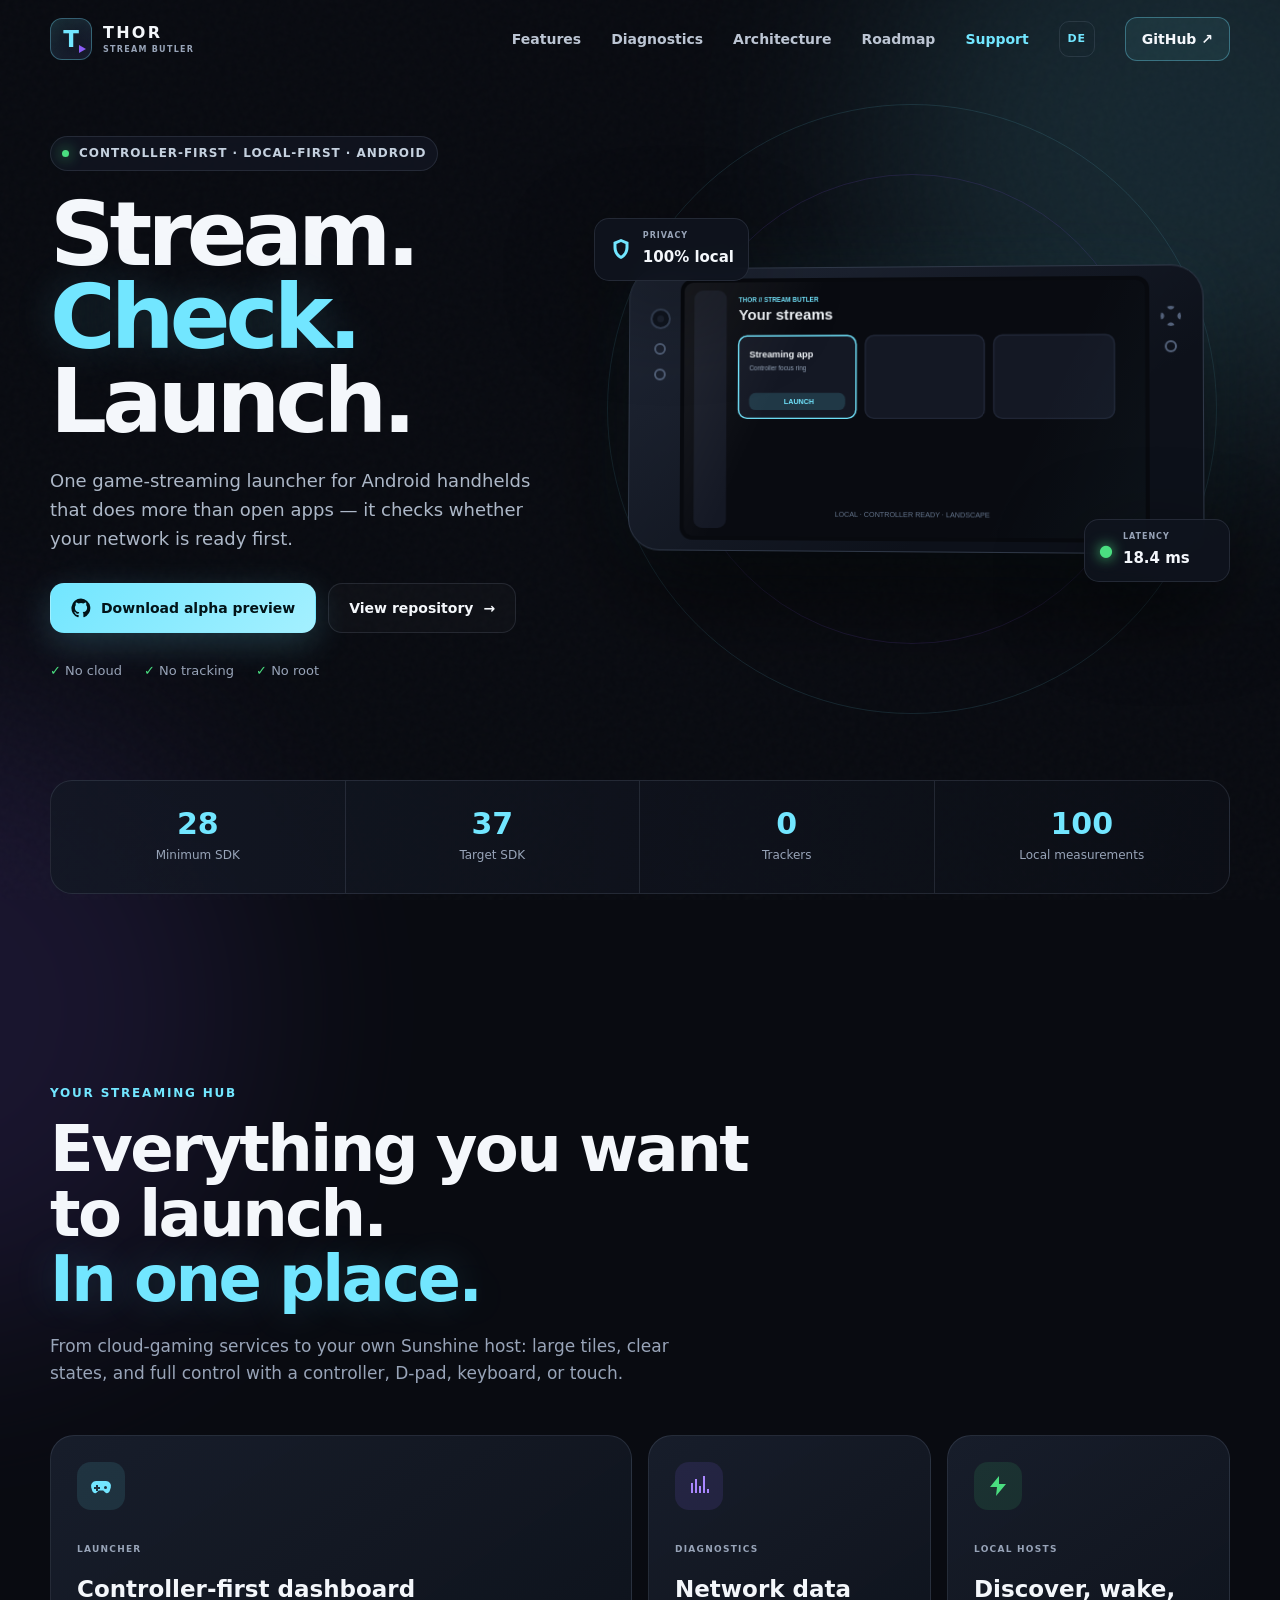
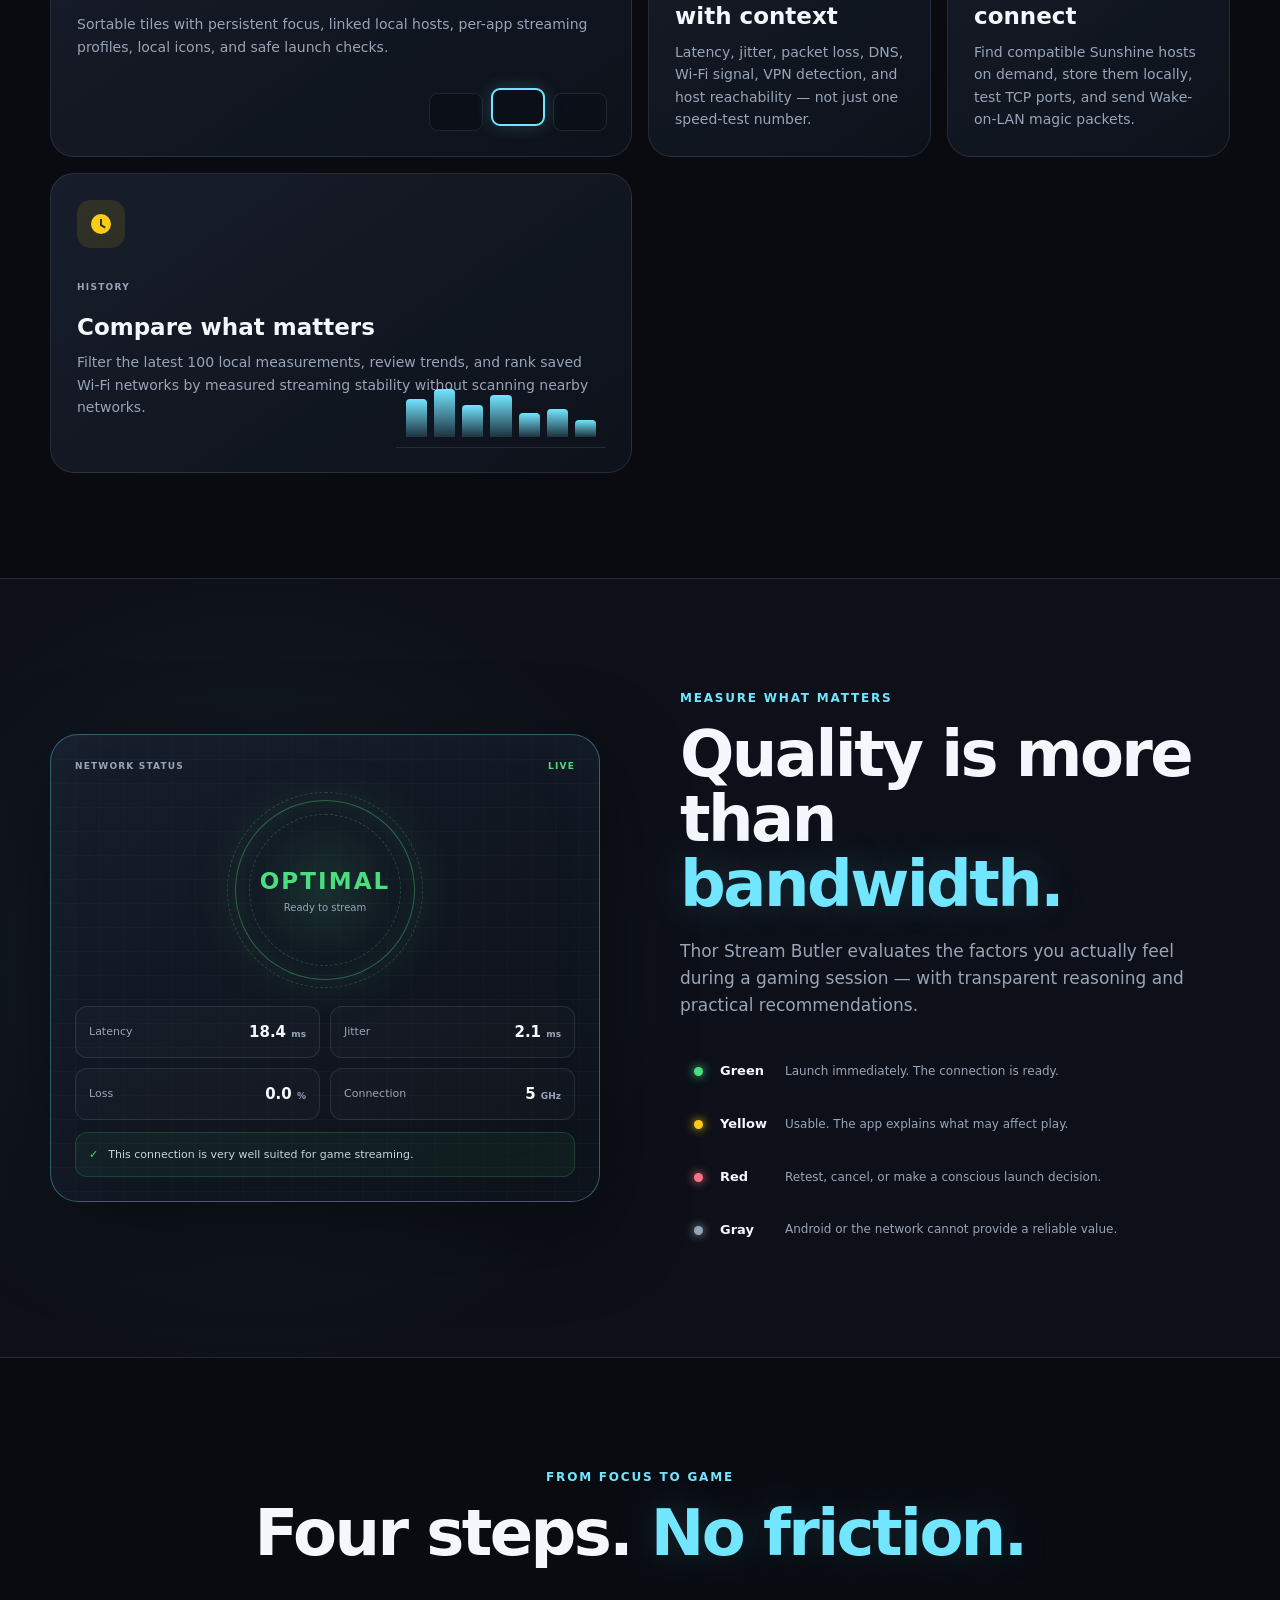
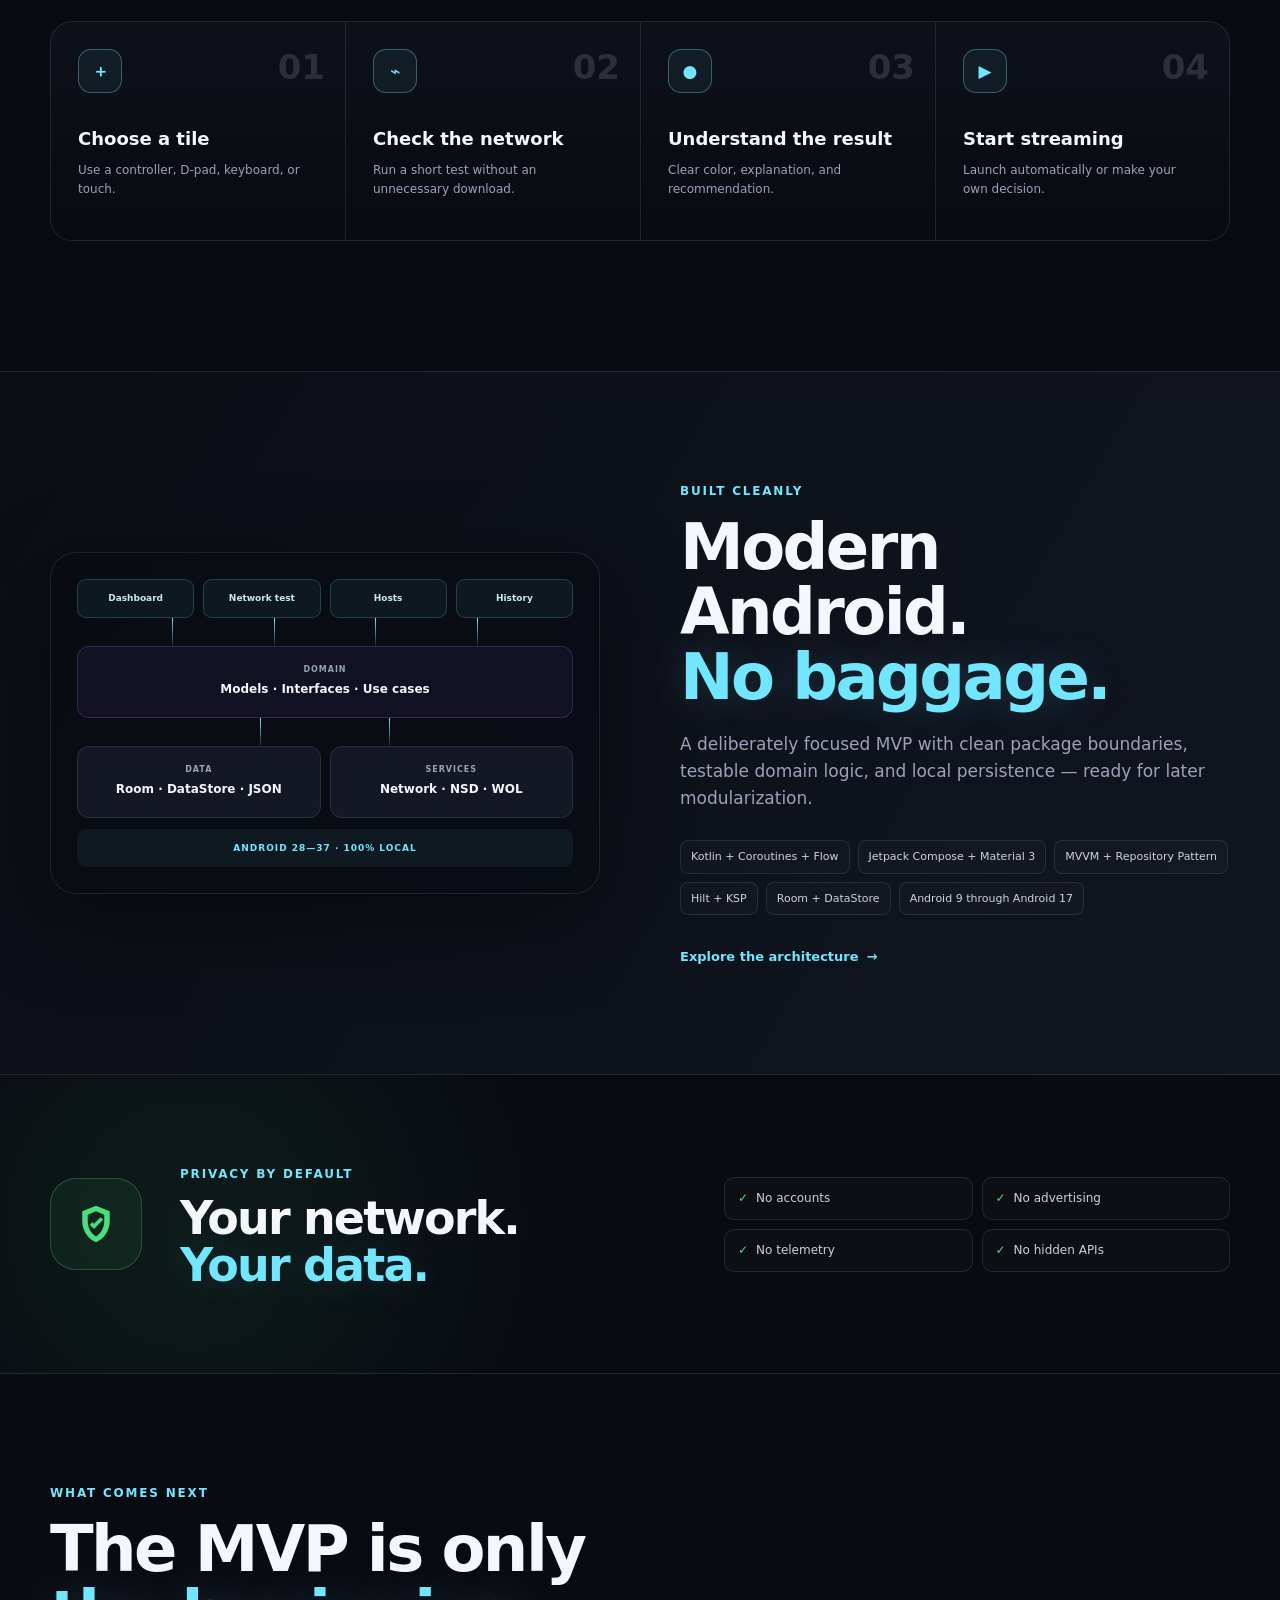
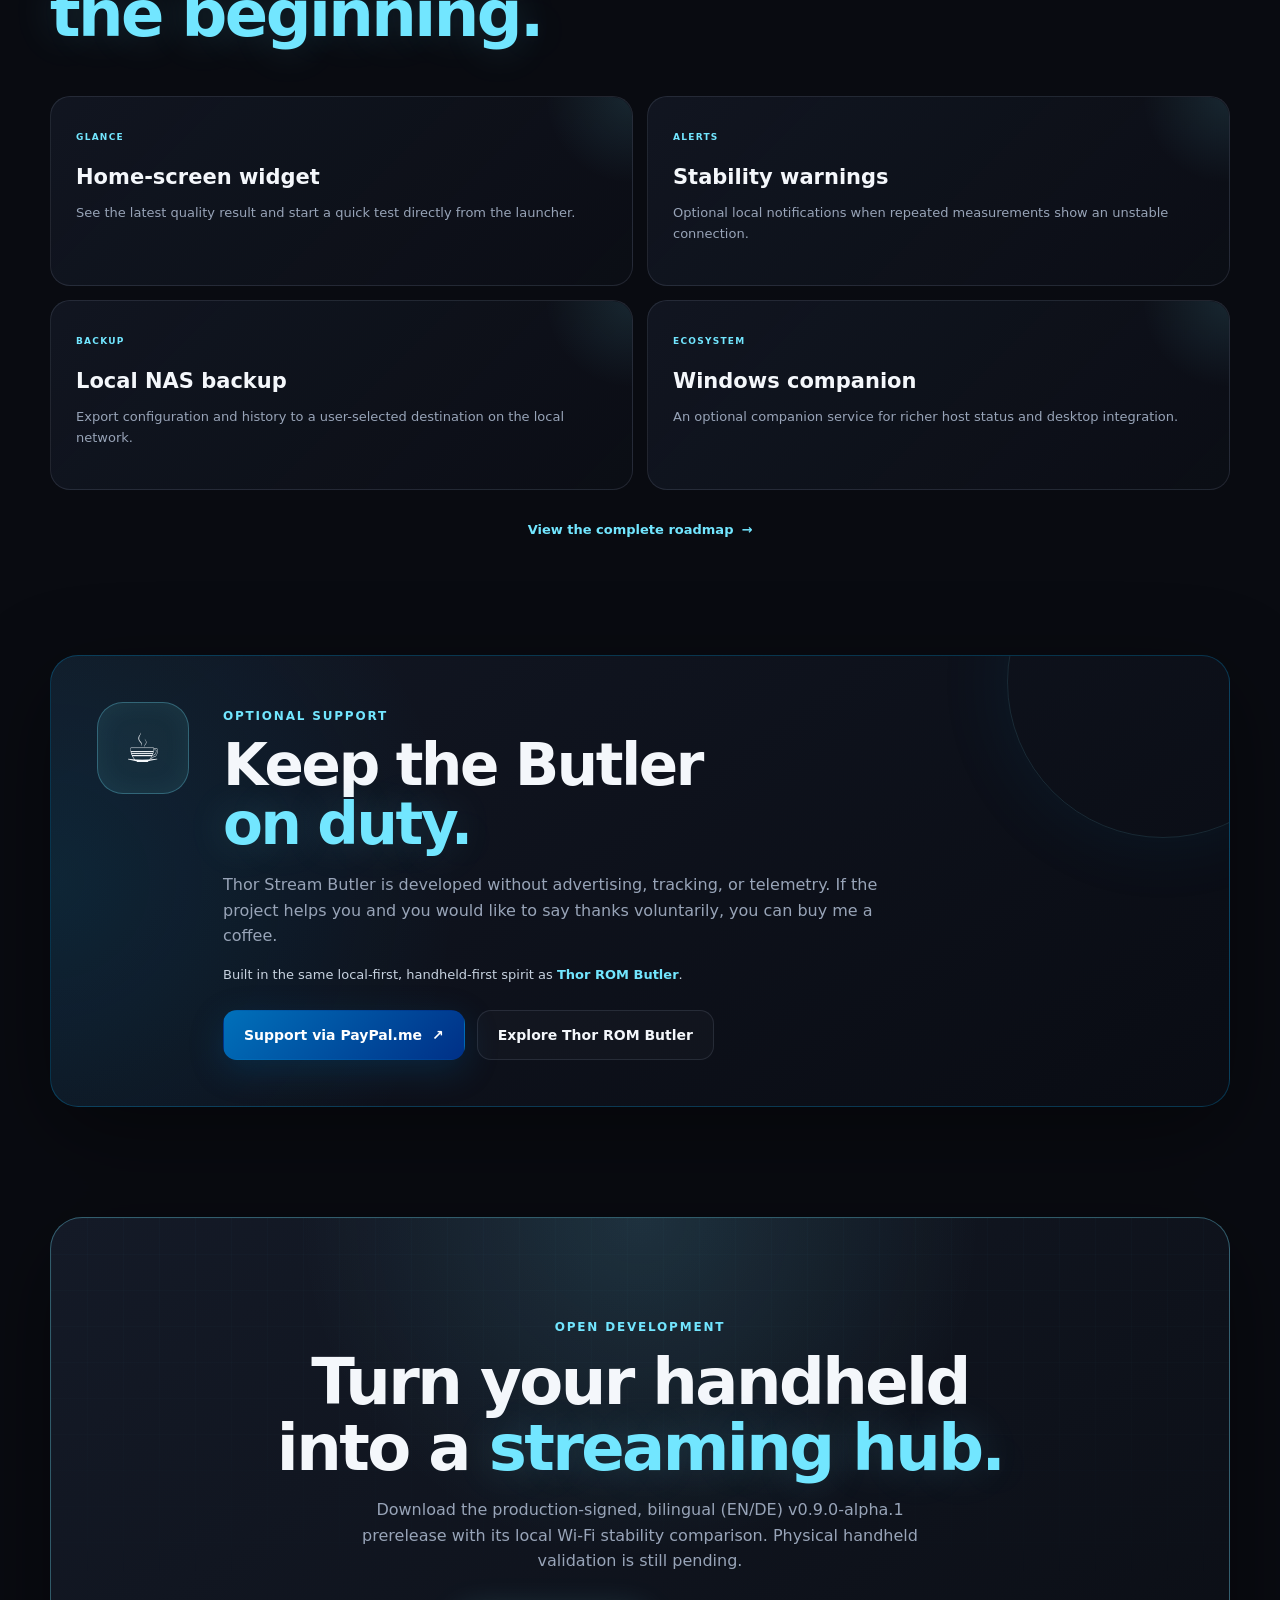
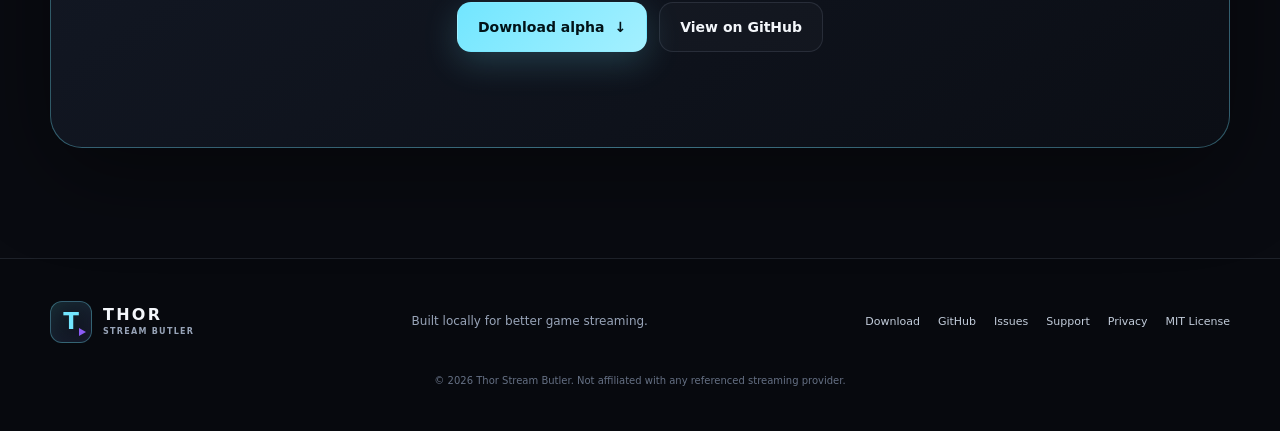
<file: docs/index.html>
<!doctype html>
<html lang="en">
<head>
  <meta charset="utf-8">
  <meta name="viewport" content="width=device-width, initial-scale=1">
  <meta name="theme-color" content="#090b11">
  <meta name="color-scheme" content="dark">
  <meta name="description" content="Thor Stream Butler brings game-streaming apps together on Android handhelds and checks network quality before launch.">
  <meta name="keywords" content="Android, gaming handheld, streaming launcher, Moonlight, Sunshine, Remote Play, Kotlin, Jetpack Compose">
  <meta name="author" content="Thor Stream Butler Contributors">
  <meta property="og:type" content="website">
  <meta property="og:locale" content="en_US">
  <meta property="og:title" content="Thor Stream Butler — Stream. Check. Launch.">
  <meta property="og:description" content="The local, controller-first game-streaming launcher for Android handhelds.">
  <meta property="og:url" content="https://strugglechen1337.github.io/thor-stream-butler/">
  <meta property="og:image" content="https://strugglechen1337.github.io/thor-stream-butler/screenshots/dashboard-landscape.svg">
  <meta name="twitter:card" content="summary_large_image">
  <link rel="canonical" href="https://strugglechen1337.github.io/thor-stream-butler/">
  <link rel="alternate" hreflang="en" href="https://strugglechen1337.github.io/thor-stream-butler/">
  <link rel="alternate" hreflang="de" href="https://strugglechen1337.github.io/thor-stream-butler/de/">
  <link rel="alternate" hreflang="x-default" href="https://strugglechen1337.github.io/thor-stream-butler/">
  <link rel="icon" href="data:image/svg+xml,%3Csvg xmlns='http://www.w3.org/2000/svg' viewBox='0 0 64 64'%3E%3Crect width='64' height='64' rx='16' fill='%23090b11'/%3E%3Cpath d='M13 14h38v9H37v28H27V23H13z' fill='%2372e6ff'/%3E%3Cpath d='m40 29 12 6-12 6z' fill='%238b5cf6'/%3E%3C/svg%3E">
  <link rel="stylesheet" href="./styles.css">
  <title>Thor Stream Butler — Game streaming for Android handhelds</title>
  <script type="application/ld+json">
  {
    "@context": "https://schema.org",
    "@type": "SoftwareApplication",
    "name": "Thor Stream Butler",
    "applicationCategory": "GameApplication",
    "operatingSystem": "Android 9 or newer",
    "softwareVersion": "0.3.0-alpha.1",
    "description": "Local game-streaming launcher with network diagnostics for Android handhelds.",
    "url": "https://strugglechen1337.github.io/thor-stream-butler/",
    "codeRepository": "https://github.com/Strugglechen1337/thor-stream-butler",
    "isAccessibleForFree": true
  }
  </script>
</head>
<body>
  <a class="skip-link" href="#main">Skip to content</a>
  <div class="noise" aria-hidden="true"></div>
  <div class="ambient ambient-one" aria-hidden="true"></div>
  <div class="ambient ambient-two" aria-hidden="true"></div>

  <header class="site-header" data-header>
    <div class="shell header-inner">
      <a class="brand" href="#top" aria-label="Thor Stream Butler home">
        <span class="brand-mark" aria-hidden="true"><span>T</span><i></i></span>
        <span class="brand-copy"><strong>THOR</strong><small>STREAM BUTLER</small></span>
      </a>
      <button class="nav-toggle" type="button" aria-expanded="false" aria-controls="site-nav" data-nav-toggle>
        <span></span><span></span><span></span><span class="sr-only">Open navigation</span>
      </button>
      <nav class="site-nav" id="site-nav" aria-label="Main navigation" data-nav>
        <a href="#features">Features</a>
        <a href="#diagnostics">Diagnostics</a>
        <a href="#architecture">Architecture</a>
        <a href="#roadmap">Roadmap</a>
        <a href="#support">Support</a>
        <a class="language-link" href="./de/" lang="de" hreflang="de" aria-label="Deutsche Version">DE</a>
        <a class="nav-cta" href="https://github.com/Strugglechen1337/thor-stream-butler">GitHub <span aria-hidden="true">↗</span></a>
      </nav>
    </div>
  </header>

  <main id="main">
    <section class="hero shell" id="top">
      <div class="hero-copy" data-reveal>
        <div class="eyebrow"><span class="live-dot"></span> Controller-first · Local-first · Android</div>
        <h1>Stream.<br><span>Check.</span> Launch.</h1>
        <p class="hero-lead">One game-streaming launcher for Android handhelds that does more than open apps — it checks whether your network is ready first.</p>
        <div class="hero-actions">
          <a class="button button-primary" href="https://github.com/Strugglechen1337/thor-stream-butler/releases/tag/v0.9.0-alpha.1">
            <svg viewBox="0 0 24 24" aria-hidden="true"><path d="M12 .7a11.5 11.5 0 0 0-3.64 22.41c.58.11.79-.25.79-.56v-2.24c-3.22.7-3.9-1.37-3.9-1.37-.53-1.34-1.29-1.7-1.29-1.7-1.05-.72.08-.71.08-.71 1.17.08 1.78 1.2 1.78 1.2 1.04 1.77 2.72 1.26 3.38.96.1-.75.4-1.26.74-1.55-2.57-.29-5.27-1.28-5.27-5.68 0-1.26.45-2.28 1.19-3.09-.12-.29-.52-1.46.11-3.05 0 0 .97-.31 3.16 1.18a10.97 10.97 0 0 1 5.75 0c2.19-1.49 3.15-1.18 3.15-1.18.63 1.59.23 2.76.11 3.05.74.81 1.19 1.83 1.19 3.09 0 4.41-2.71 5.38-5.29 5.67.42.36.79 1.06.79 2.14v3.17c0 .31.21.68.8.56A11.5 11.5 0 0 0 12 .7Z"/></svg>
            Download alpha preview
          </a>
          <a class="button button-ghost" href="https://github.com/Strugglechen1337/thor-stream-butler">View repository <span aria-hidden="true">→</span></a>
        </div>
        <ul class="hero-proof" aria-label="Project principles">
          <li><span>✓</span> No cloud</li>
          <li><span>✓</span> No tracking</li>
          <li><span>✓</span> No root</li>
        </ul>
      </div>

      <div class="hero-visual" data-reveal data-delay="120">
        <div class="orbit orbit-one" aria-hidden="true"></div>
        <div class="orbit orbit-two" aria-hidden="true"></div>
        <div class="device" aria-label="Landscape dashboard concept">
          <div class="device-rail left"><span></span><span></span><span></span></div>
          <div class="device-screen">
            <div class="screen-glare"></div>
            <img src="./screenshots/dashboard-landscape.svg" alt="Thor Stream Butler landscape dashboard concept" width="1280" height="720">
          </div>
          <div class="device-rail right"><span class="button-cluster"></span><span></span></div>
        </div>
        <div class="status-card latency-card">
          <span class="status-icon optimal">●</span>
          <span><small>LATENCY</small><strong>18.4 ms</strong></span>
        </div>
        <div class="status-card privacy-card">
          <svg viewBox="0 0 24 24" aria-hidden="true"><path d="M12 2 4.5 5v5.5c0 5.1 3.2 9.7 7.5 11.5 4.3-1.8 7.5-6.4 7.5-11.5V5L12 2Zm0 3.1 4.5 1.8v3.6c0 3.5-1.9 6.8-4.5 8.3-2.6-1.5-4.5-4.8-4.5-8.3V6.9L12 5.1Z"/></svg>
          <span><small>PRIVACY</small><strong>100% local</strong></span>
        </div>
      </div>
    </section>

    <section class="stats shell" aria-label="Technical highlights" data-reveal>
      <div><strong>28</strong><span>Minimum SDK</span></div>
      <div><strong>37</strong><span>Target SDK</span></div>
      <div><strong>0</strong><span>Trackers</span></div>
      <div><strong>100</strong><span>Local measurements</span></div>
    </section>

    <section class="section shell" id="features">
      <div class="section-heading" data-reveal>
        <span class="kicker">YOUR STREAMING HUB</span>
        <h2>Everything you want to launch.<br><em>In one place.</em></h2>
        <p>From cloud-gaming services to your own Sunshine host: large tiles, clear states, and full control with a controller, D-pad, keyboard, or touch.</p>
      </div>
      <div class="feature-grid">
        <article class="feature-card feature-card-wide" data-reveal>
          <div class="card-icon cyan">
            <svg viewBox="0 0 24 24" aria-hidden="true"><path d="M7 7h10a5 5 0 0 1 4.8 6.4l-1.1 3.7a2.8 2.8 0 0 1-4.7 1.2l-1.8-1.8H9.8L8 18.3a2.8 2.8 0 0 1-4.7-1.2l-1.1-3.7A5 5 0 0 1 7 7Zm0 4v2H5v2h2v2h2v-2h2v-2H9v-2H7Zm9.5 1a1.5 1.5 0 1 0 0 3 1.5 1.5 0 0 0 0-3Z"/></svg>
          </div>
          <div><span class="card-label">LAUNCHER</span><h3>Controller-first dashboard</h3><p>Sortable tiles with persistent focus, linked local hosts, per-app streaming profiles, local icons, and safe launch checks.</p></div>
          <div class="focus-demo" aria-hidden="true"><span></span><span class="focused"></span><span></span></div>
        </article>
        <article class="feature-card" data-reveal data-delay="80">
          <div class="card-icon purple">
            <svg viewBox="0 0 24 24" aria-hidden="true"><path d="M4 19h2V9H4v10Zm4 0h2V5H8v14Zm4 0h2v-7h-2v7Zm4 0h2V2h-2v17Zm4 0h2v-4h-2v4Z"/></svg>
          </div>
          <span class="card-label">DIAGNOSTICS</span><h3>Network data with context</h3><p>Latency, jitter, packet loss, DNS, Wi-Fi signal, VPN detection, and host reachability — not just one speed-test number.</p>
        </article>
        <article class="feature-card" data-reveal data-delay="140">
          <div class="card-icon green">
            <svg viewBox="0 0 24 24" aria-hidden="true"><path d="m13 2-9 11h7l-1 9 10-12h-7V2Z"/></svg>
          </div>
          <span class="card-label">LOCAL HOSTS</span><h3>Discover, wake, connect</h3><p>Find compatible Sunshine hosts on demand, store them locally, test TCP ports, and send Wake-on-LAN magic packets.</p>
        </article>
        <article class="feature-card feature-card-wide" data-reveal data-delay="200">
          <div class="card-icon yellow">
            <svg viewBox="0 0 24 24" aria-hidden="true"><path d="M12 2a10 10 0 1 0 10 10A10 10 0 0 0 12 2Zm1 5v5.6l3.7 2.2-1 1.7L11 13.7V7h2Z"/></svg>
          </div>
          <div><span class="card-label">HISTORY</span><h3>Compare what matters</h3><p>Filter the latest 100 local measurements, review trends, and rank saved Wi-Fi networks by measured streaming stability without scanning nearby networks.</p></div>
          <div class="sparkline" aria-hidden="true"><i></i><i></i><i></i><i></i><i></i><i></i><i></i></div>
        </article>
      </div>
    </section>

    <section class="section diagnostic-section" id="diagnostics">
      <div class="shell split-layout">
        <div class="diagnostic-visual" data-reveal>
          <div class="diagnostic-panel">
            <div class="panel-top"><span>NETWORK STATUS</span><span class="panel-live">LIVE</span></div>
            <div class="quality-orb"><div><strong>OPTIMAL</strong><span>Ready to stream</span></div></div>
            <div class="metric-grid">
              <div><span>Latency</span><strong>18.4 <small>ms</small></strong></div>
              <div><span>Jitter</span><strong>2.1 <small>ms</small></strong></div>
              <div><span>Loss</span><strong>0.0 <small>%</small></strong></div>
              <div><span>Connection</span><strong>5 <small>GHz</small></strong></div>
            </div>
            <div class="recommendation"><span>✓</span><p>This connection is very well suited for game streaming.</p></div>
          </div>
        </div>
        <div class="diagnostic-copy" data-reveal data-delay="100">
          <span class="kicker">MEASURE WHAT MATTERS</span>
          <h2>Quality is more<br>than <em>bandwidth.</em></h2>
          <p>Thor Stream Butler evaluates the factors you actually feel during a gaming session — with transparent reasoning and practical recommendations.</p>
          <div class="quality-list">
            <div><span class="quality-dot green"></span><strong>Green</strong><p>Launch immediately. The connection is ready.</p></div>
            <div><span class="quality-dot yellow"></span><strong>Yellow</strong><p>Usable. The app explains what may affect play.</p></div>
            <div><span class="quality-dot red"></span><strong>Red</strong><p>Retest, cancel, or make a conscious launch decision.</p></div>
            <div><span class="quality-dot gray"></span><strong>Gray</strong><p>Android or the network cannot provide a reliable value.</p></div>
          </div>
        </div>
      </div>
    </section>

    <section class="section shell flow-section">
      <div class="section-heading compact" data-reveal>
        <span class="kicker">FROM FOCUS TO GAME</span>
        <h2>Four steps. <em>No friction.</em></h2>
      </div>
      <ol class="flow-grid">
        <li data-reveal><span>01</span><div class="flow-icon">＋</div><h3>Choose a tile</h3><p>Use a controller, D-pad, keyboard, or touch.</p></li>
        <li data-reveal data-delay="70"><span>02</span><div class="flow-icon">⌁</div><h3>Check the network</h3><p>Run a short test without an unnecessary download.</p></li>
        <li data-reveal data-delay="140"><span>03</span><div class="flow-icon">●</div><h3>Understand the result</h3><p>Clear color, explanation, and recommendation.</p></li>
        <li data-reveal data-delay="210"><span>04</span><div class="flow-icon">▶</div><h3>Start streaming</h3><p>Launch automatically or make your own decision.</p></li>
      </ol>
    </section>

    <section class="section architecture-section" id="architecture">
      <div class="shell split-layout reverse">
        <div class="architecture-copy" data-reveal>
          <span class="kicker">BUILT CLEANLY</span>
          <h2>Modern Android.<br><em>No baggage.</em></h2>
          <p>A deliberately focused MVP with clean package boundaries, testable domain logic, and local persistence — ready for later modularization.</p>
          <ul class="tech-list">
            <li>Kotlin + Coroutines + Flow</li><li>Jetpack Compose + Material 3</li><li>MVVM + Repository Pattern</li><li>Hilt + KSP</li><li>Room + DataStore</li><li>Android 9 through Android 17</li>
          </ul>
          <a class="text-link" href="https://github.com/Strugglechen1337/thor-stream-butler#project-structure">Explore the architecture <span>→</span></a>
        </div>
        <div class="architecture-map" data-reveal data-delay="100" aria-label="Architecture overview">
          <div class="arch-row arch-features"><span>Dashboard</span><span>Network test</span><span>Hosts</span><span>History</span></div>
          <div class="arch-connector"><i></i><i></i><i></i><i></i></div>
          <div class="arch-block domain"><small>DOMAIN</small><strong>Models · Interfaces · Use cases</strong></div>
          <div class="arch-connector short"><i></i><i></i></div>
          <div class="arch-row"><div class="arch-block"><small>DATA</small><strong>Room · DataStore · JSON</strong></div><div class="arch-block"><small>SERVICES</small><strong>Network · NSD · WOL</strong></div></div>
          <div class="arch-foundation">ANDROID 28—37 · 100% LOCAL</div>
        </div>
      </div>
    </section>

    <section class="privacy-section">
      <div class="shell privacy-inner" data-reveal>
        <div class="privacy-mark">
          <svg viewBox="0 0 24 24" aria-hidden="true"><path d="M12 2 4.5 5v5.5c0 5.1 3.2 9.7 7.5 11.5 4.3-1.8 7.5-6.4 7.5-11.5V5L12 2Zm0 3.1 4.5 1.8v3.6c0 3.5-1.9 6.8-4.5 8.3-2.6-1.5-4.5-4.8-4.5-8.3V6.9L12 5.1Zm-1.1 9.6-2.3-2.3 1.4-1.4.9.9 3.6-3.6 1.4 1.4-5 5Z"/></svg>
        </div>
        <div><span class="kicker">PRIVACY BY DEFAULT</span><h2>Your network.<br><em>Your data.</em></h2></div>
        <ul><li>No accounts</li><li>No advertising</li><li>No telemetry</li><li>No hidden APIs</li></ul>
      </div>
    </section>

    <section class="section shell" id="roadmap">
      <div class="section-heading" data-reveal>
        <span class="kicker">WHAT COMES NEXT</span>
        <h2>The MVP is only<br><em>the beginning.</em></h2>
      </div>
      <div class="roadmap-grid">
        <article data-reveal><span>GLANCE</span><h3>Home-screen widget</h3><p>See the latest quality result and start a quick test directly from the launcher.</p></article>
        <article data-reveal data-delay="60"><span>ALERTS</span><h3>Stability warnings</h3><p>Optional local notifications when repeated measurements show an unstable connection.</p></article>
        <article data-reveal data-delay="120"><span>BACKUP</span><h3>Local NAS backup</h3><p>Export configuration and history to a user-selected destination on the local network.</p></article>
        <article data-reveal data-delay="180"><span>ECOSYSTEM</span><h3>Windows companion</h3><p>An optional companion service for richer host status and desktop integration.</p></article>
      </div>
      <a class="text-link centered" href="https://github.com/Strugglechen1337/thor-stream-butler#roadmap-after-the-mvp">View the complete roadmap <span>→</span></a>
    </section>

    <section class="support-section shell" id="support" data-reveal>
      <div class="support-card">
        <div class="support-icon" aria-hidden="true">☕</div>
        <div class="support-copy">
          <span class="kicker">OPTIONAL SUPPORT</span>
          <h2>Keep the Butler<br><em>on duty.</em></h2>
          <p>Thor Stream Butler is developed without advertising, tracking, or telemetry. If the project helps you and you would like to say thanks voluntarily, you can buy me a coffee.</p>
          <p class="family-note">Built in the same local-first, handheld-first spirit as <a href="https://github.com/Strugglechen1337/ThorROMButler">Thor ROM Butler</a>.</p>
          <div class="hero-actions">
            <a class="button button-paypal" href="https://paypal.me/marcelstrohmeyer" target="_blank" rel="noopener noreferrer">Support via PayPal.me <span aria-hidden="true">↗</span></a>
            <a class="button button-ghost" href="https://github.com/Strugglechen1337/ThorROMButler">Explore Thor ROM Butler</a>
          </div>
        </div>
      </div>
    </section>

    <section class="final-cta shell" data-reveal>
      <div class="cta-grid" aria-hidden="true"></div>
      <div class="cta-content">
        <span class="kicker">OPEN DEVELOPMENT</span>
        <h2>Turn your handheld<br>into a <em>streaming hub.</em></h2>
        <p>Download the production-signed, bilingual (EN/DE) v0.9.0-alpha.1 prerelease with its local Wi-Fi stability comparison. Physical handheld validation is still pending.</p>
        <div class="hero-actions centered-actions">
          <a class="button button-primary" href="https://github.com/Strugglechen1337/thor-stream-butler/releases/tag/v0.9.0-alpha.1">Download alpha <span>↓</span></a>
          <a class="button button-ghost" href="https://github.com/Strugglechen1337/thor-stream-butler">View on GitHub</a>
        </div>
      </div>
    </section>
  </main>

  <footer class="site-footer">
    <div class="shell footer-inner">
      <a class="brand" href="#top"><span class="brand-mark" aria-hidden="true"><span>T</span><i></i></span><span class="brand-copy"><strong>THOR</strong><small>STREAM BUTLER</small></span></a>
      <p>Built locally for better game streaming.</p>
      <div class="footer-links"><a href="https://github.com/Strugglechen1337/thor-stream-butler/releases/tag/v0.9.0-alpha.1">Download</a><a href="https://github.com/Strugglechen1337/thor-stream-butler">GitHub</a><a href="https://github.com/Strugglechen1337/thor-stream-butler/issues">Issues</a><a href="#support">Support</a><a href="./privacy/">Privacy</a><a href="https://github.com/Strugglechen1337/thor-stream-butler/blob/main/LICENSE">MIT License</a></div>
      <small>© <span data-year></span> Thor Stream Butler. Not affiliated with any referenced streaming provider.</small>
    </div>
  </footer>

  <script src="./app.js" defer></script>
</body>
</html>
</file>
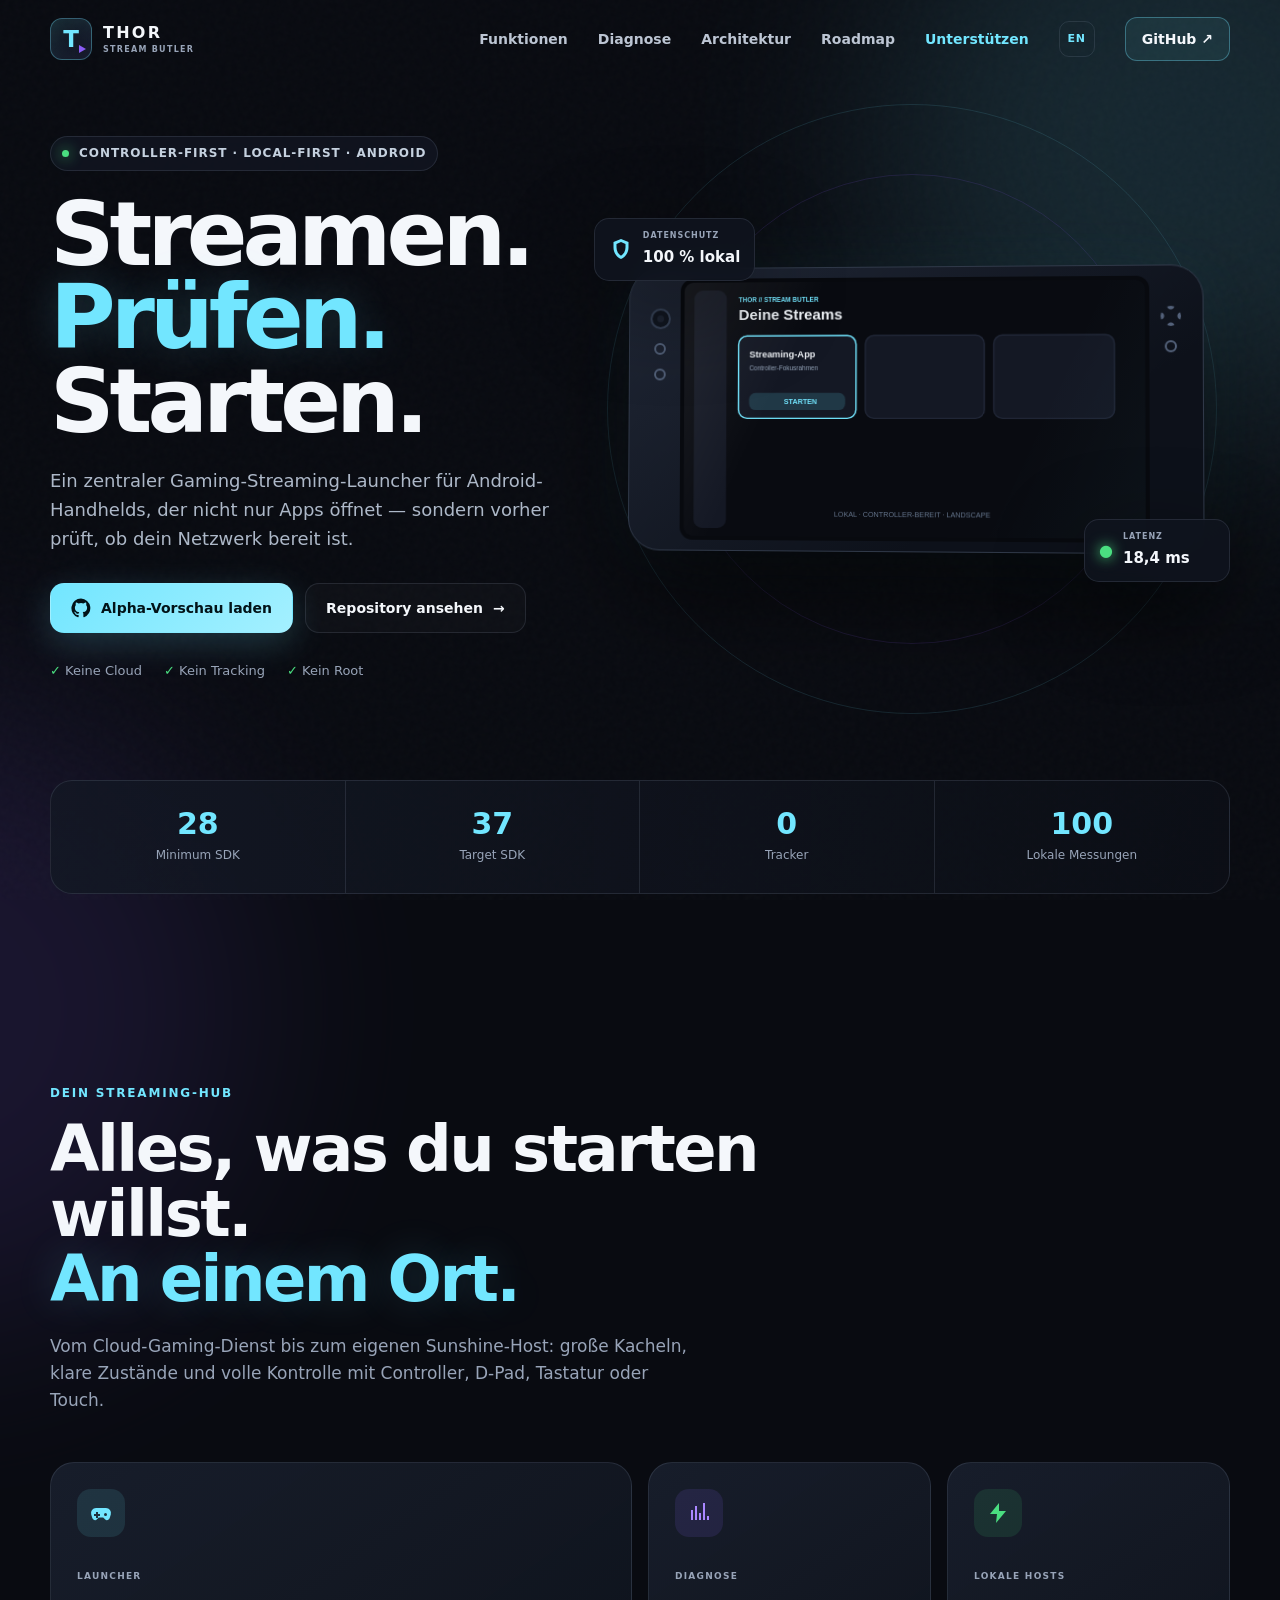
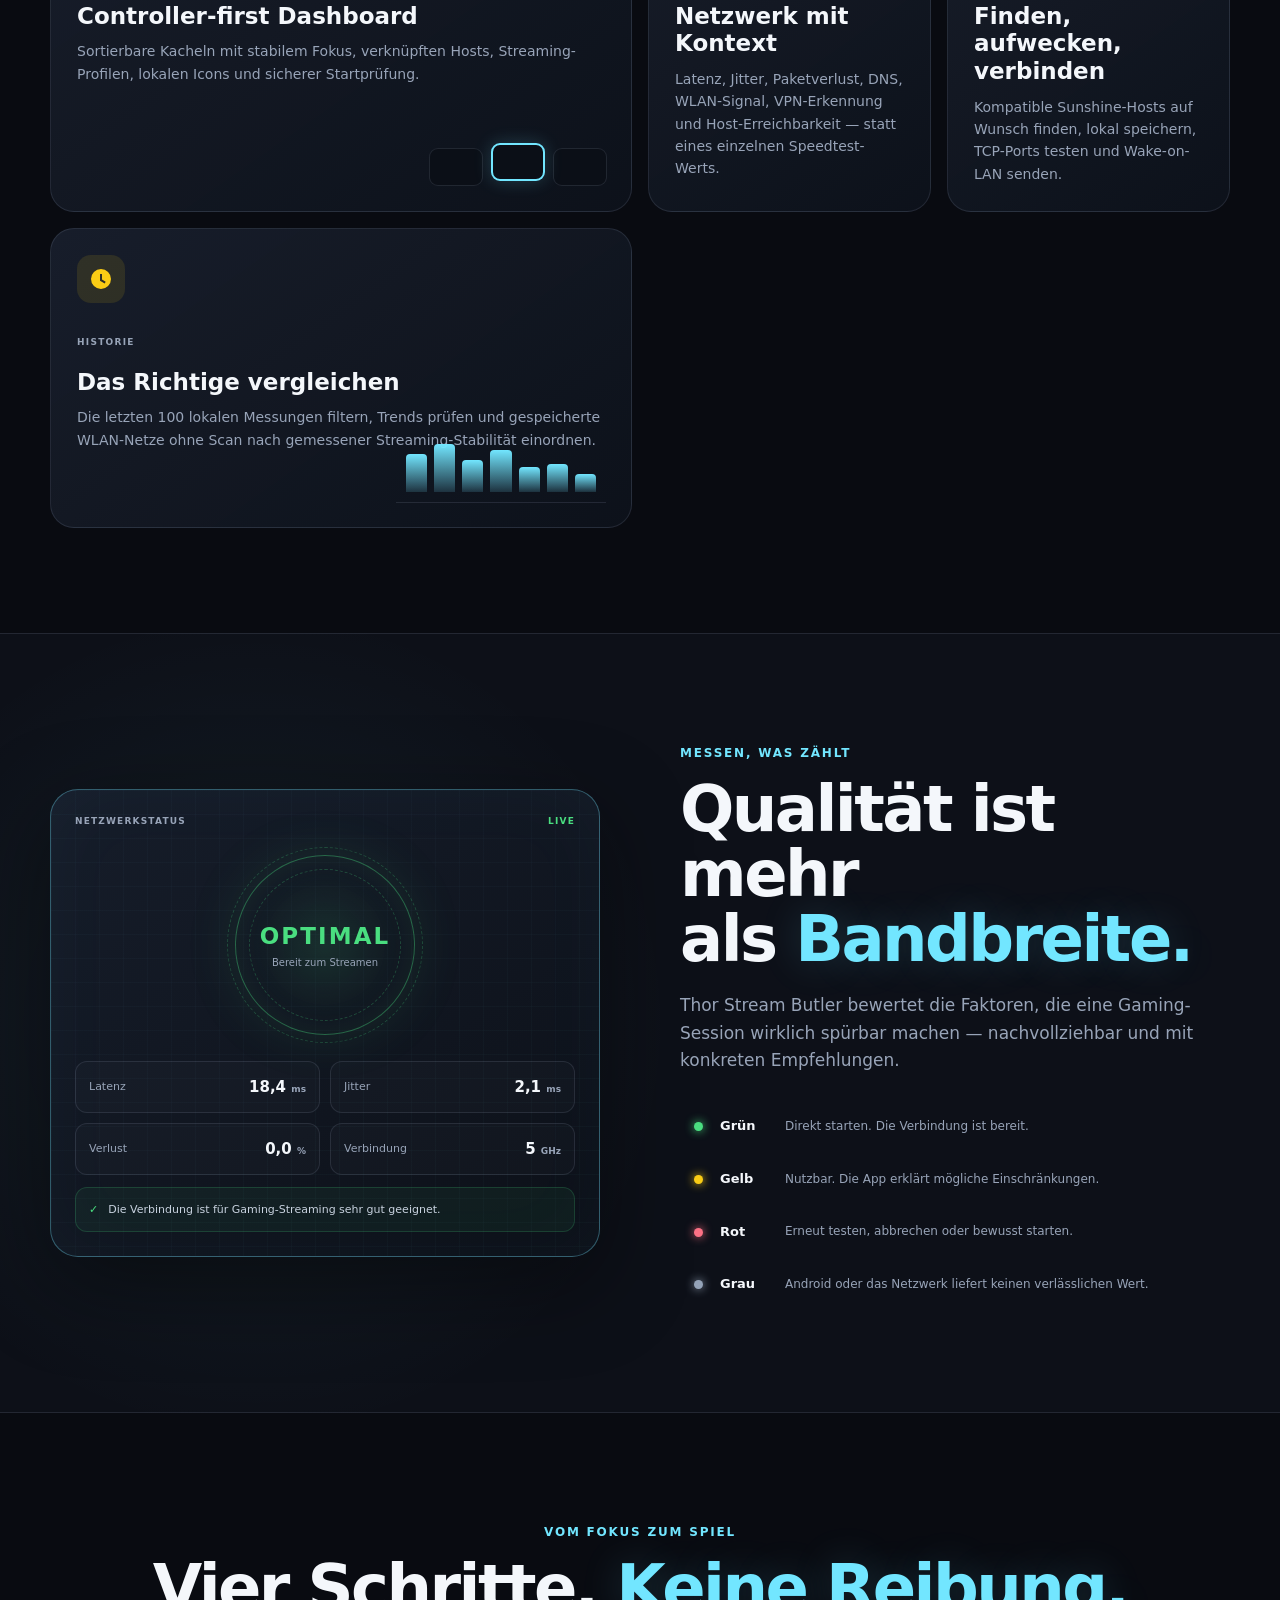
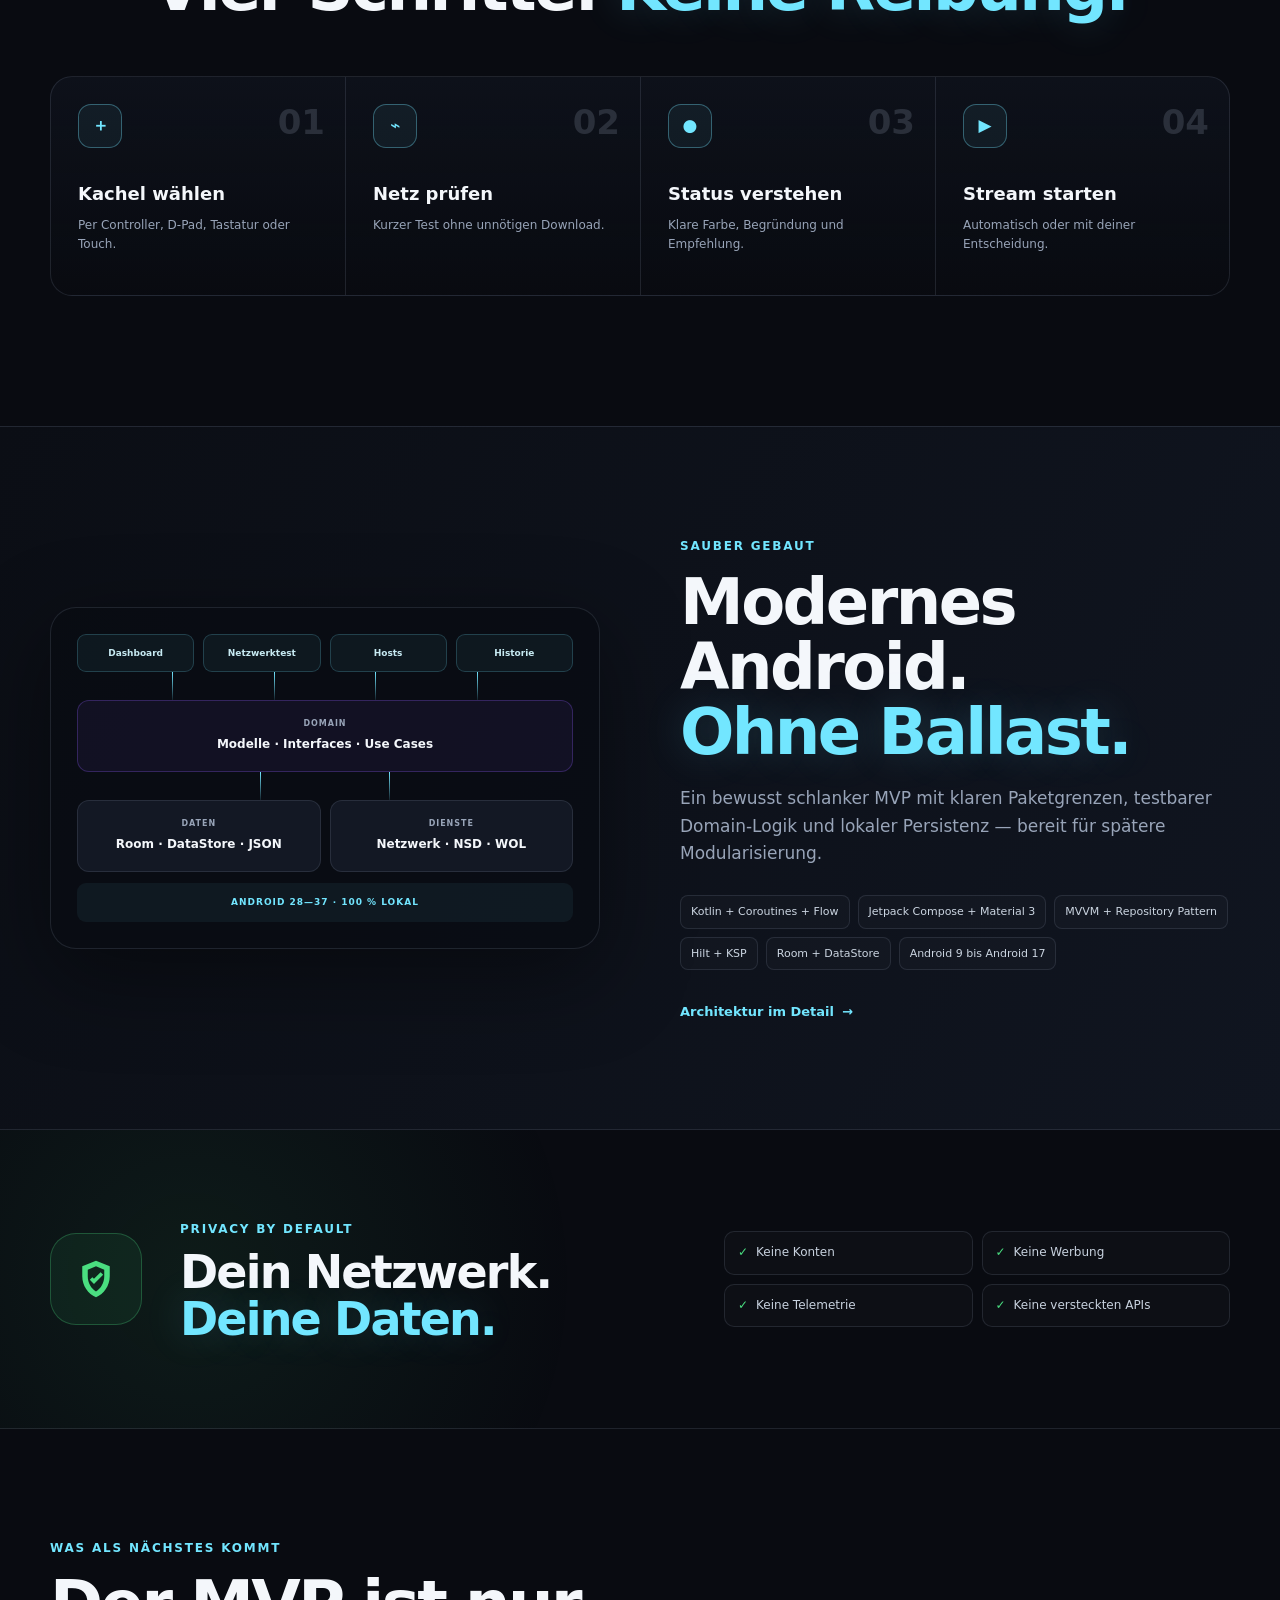
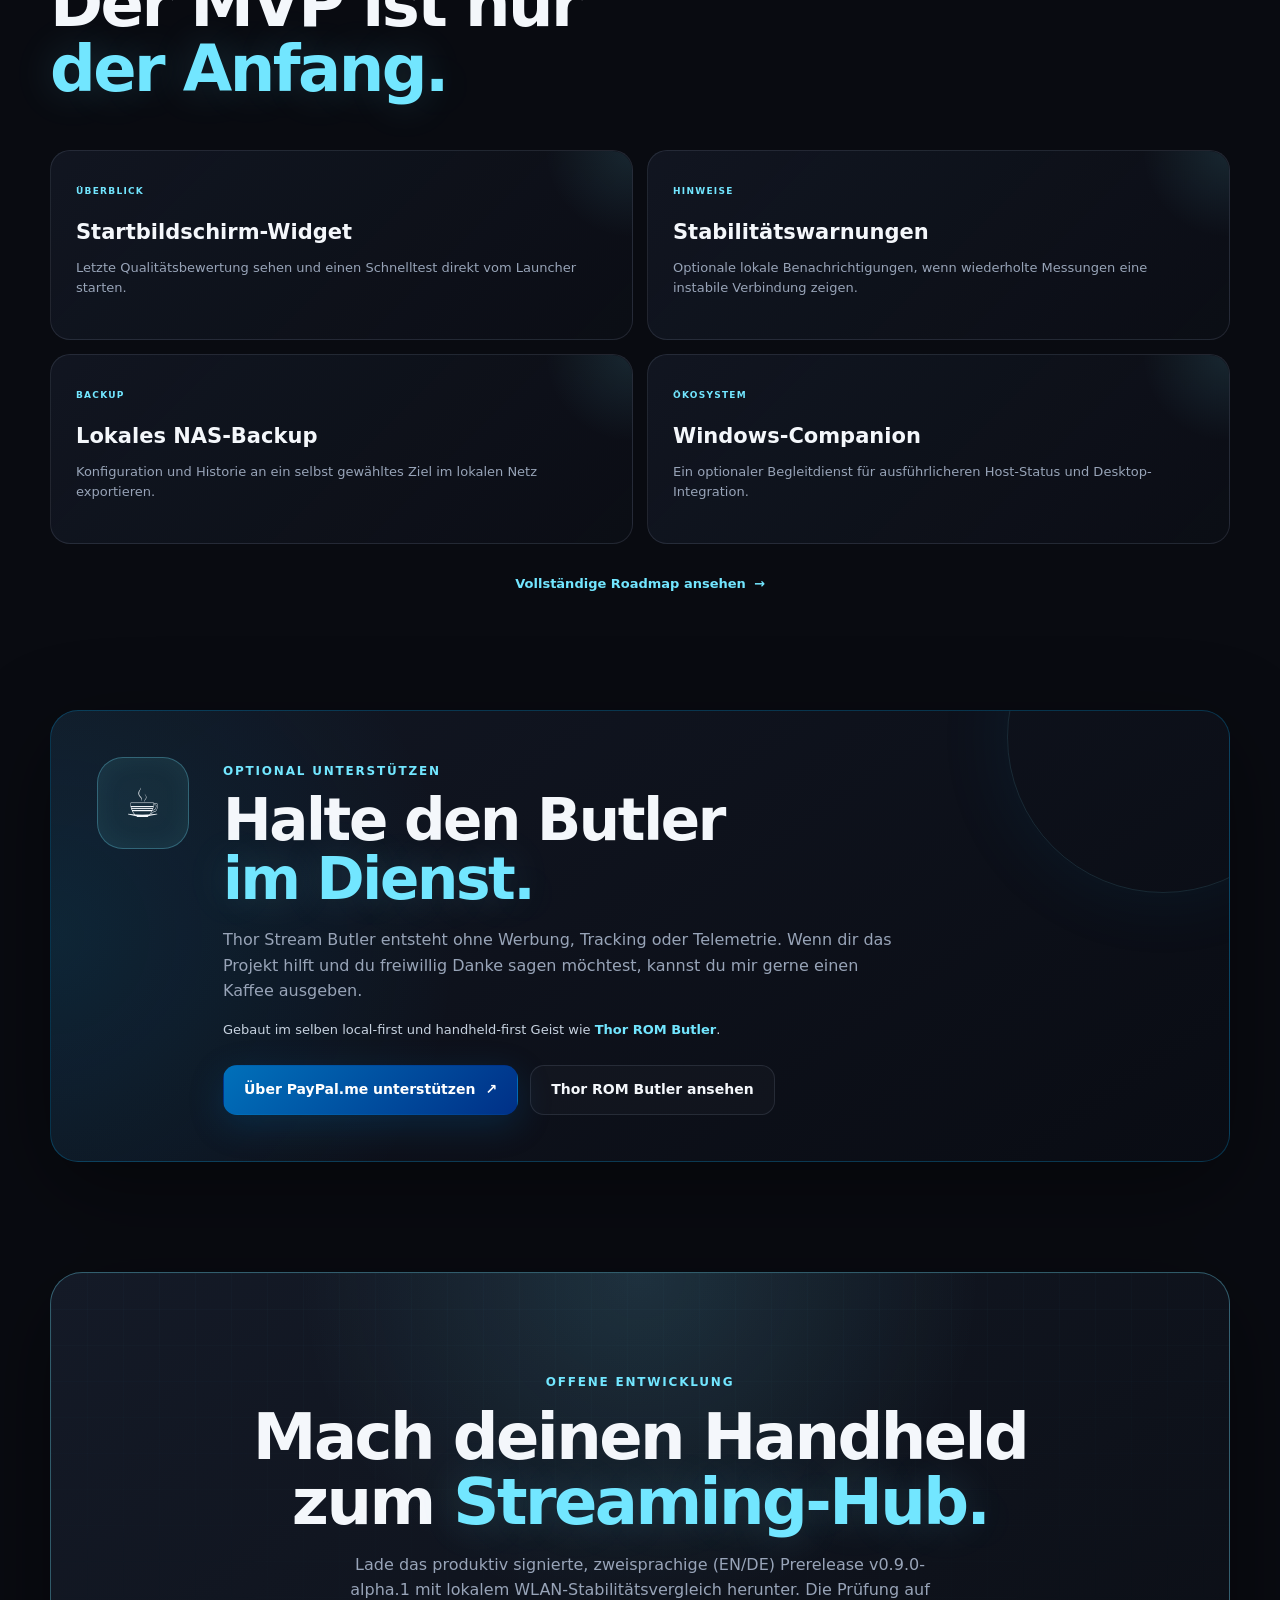
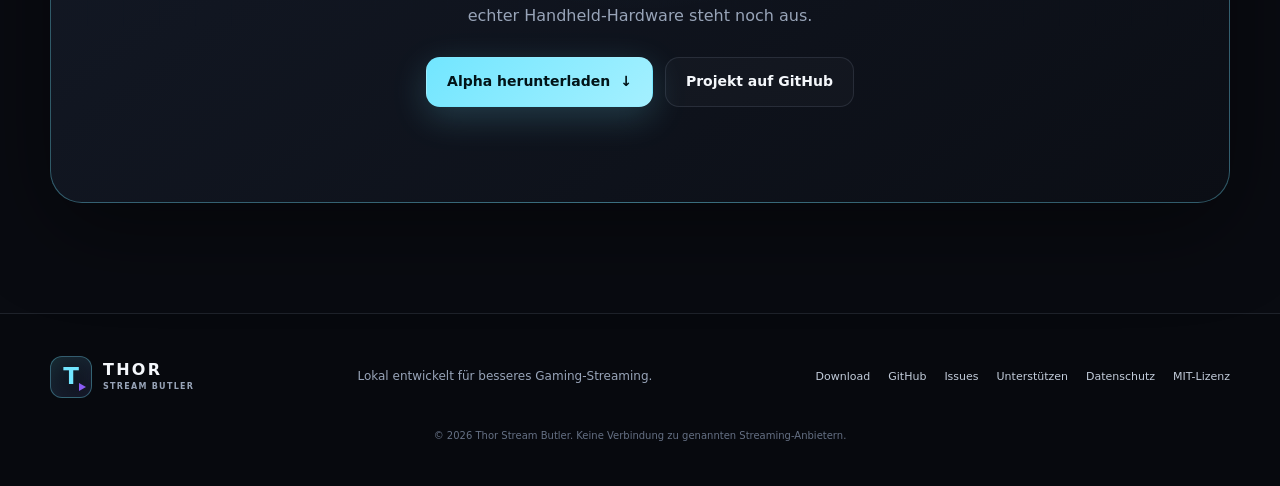
<file: docs/de/index.html>
<!doctype html>
<html lang="de">
<head>
  <meta charset="utf-8">
  <meta name="viewport" content="width=device-width, initial-scale=1">
  <meta name="theme-color" content="#090b11">
  <meta name="color-scheme" content="dark">
  <meta name="description" content="Thor Stream Butler bündelt Gaming-Streaming-Apps auf Android-Handhelds und prüft vor dem Start die Netzwerkqualität.">
  <meta name="keywords" content="Android, Gaming-Handheld, Streaming-Launcher, Moonlight, Sunshine, Remote Play, Kotlin, Jetpack Compose">
  <meta name="author" content="Thor Stream Butler Contributors">
  <meta property="og:type" content="website">
  <meta property="og:locale" content="de_DE">
  <meta property="og:title" content="Thor Stream Butler — Streamen. Prüfen. Starten.">
  <meta property="og:description" content="Der lokale, controller-first Gaming-Streaming-Launcher für Android-Handhelds.">
  <meta property="og:url" content="https://strugglechen1337.github.io/thor-stream-butler/de/">
  <meta property="og:image" content="https://strugglechen1337.github.io/thor-stream-butler/screenshots/dashboard-landscape-de.svg">
  <meta name="twitter:card" content="summary_large_image">
  <link rel="canonical" href="https://strugglechen1337.github.io/thor-stream-butler/de/">
  <link rel="alternate" hreflang="en" href="https://strugglechen1337.github.io/thor-stream-butler/">
  <link rel="alternate" hreflang="de" href="https://strugglechen1337.github.io/thor-stream-butler/de/">
  <link rel="alternate" hreflang="x-default" href="https://strugglechen1337.github.io/thor-stream-butler/">
  <link rel="icon" href="data:image/svg+xml,%3Csvg xmlns='http://www.w3.org/2000/svg' viewBox='0 0 64 64'%3E%3Crect width='64' height='64' rx='16' fill='%23090b11'/%3E%3Cpath d='M13 14h38v9H37v28H27V23H13z' fill='%2372e6ff'/%3E%3Cpath d='m40 29 12 6-12 6z' fill='%238b5cf6'/%3E%3C/svg%3E">
  <link rel="stylesheet" href="../styles.css">
  <title>Thor Stream Butler — Gaming-Streaming für Android-Handhelds</title>
  <script type="application/ld+json">
  {
    "@context": "https://schema.org",
    "@type": "SoftwareApplication",
    "name": "Thor Stream Butler",
    "applicationCategory": "GameApplication",
    "operatingSystem": "Android 9 oder neuer",
    "softwareVersion": "0.3.0-alpha.1",
    "description": "Lokaler Gaming-Streaming-Launcher mit Netzwerkdiagnose für Android-Handhelds.",
    "url": "https://strugglechen1337.github.io/thor-stream-butler/de/",
    "codeRepository": "https://github.com/Strugglechen1337/thor-stream-butler",
    "isAccessibleForFree": true
  }
  </script>
</head>
<body>
  <a class="skip-link" href="#main">Zum Inhalt springen</a>
  <div class="noise" aria-hidden="true"></div>
  <div class="ambient ambient-one" aria-hidden="true"></div>
  <div class="ambient ambient-two" aria-hidden="true"></div>

  <header class="site-header" data-header>
    <div class="shell header-inner">
      <a class="brand" href="#top" aria-label="Thor Stream Butler Startseite">
        <span class="brand-mark" aria-hidden="true"><span>T</span><i></i></span>
        <span class="brand-copy"><strong>THOR</strong><small>STREAM BUTLER</small></span>
      </a>
      <button class="nav-toggle" type="button" aria-expanded="false" aria-controls="site-nav" data-nav-toggle>
        <span></span><span></span><span></span><span class="sr-only">Navigation öffnen</span>
      </button>
      <nav class="site-nav" id="site-nav" aria-label="Hauptnavigation" data-nav>
        <a href="#features">Funktionen</a>
        <a href="#diagnose">Diagnose</a>
        <a href="#architektur">Architektur</a>
        <a href="#roadmap">Roadmap</a>
        <a href="#support">Unterstützen</a>
        <a class="language-link" href="../" lang="en" hreflang="en" aria-label="English version">EN</a>
        <a class="nav-cta" href="https://github.com/Strugglechen1337/thor-stream-butler">GitHub <span aria-hidden="true">↗</span></a>
      </nav>
    </div>
  </header>

  <main id="main">
    <section class="hero shell" id="top">
      <div class="hero-copy" data-reveal>
        <div class="eyebrow"><span class="live-dot"></span> Controller-first · Local-first · Android</div>
        <h1>Streamen.<br><span>Prüfen.</span> Starten.</h1>
        <p class="hero-lead">Ein zentraler Gaming-Streaming-Launcher für Android-Handhelds, der nicht nur Apps öffnet — sondern vorher prüft, ob dein Netzwerk bereit ist.</p>
        <div class="hero-actions">
          <a class="button button-primary" href="https://github.com/Strugglechen1337/thor-stream-butler/releases/tag/v0.9.0-alpha.1">
            <svg viewBox="0 0 24 24" aria-hidden="true"><path d="M12 .7a11.5 11.5 0 0 0-3.64 22.41c.58.11.79-.25.79-.56v-2.24c-3.22.7-3.9-1.37-3.9-1.37-.53-1.34-1.29-1.7-1.29-1.7-1.05-.72.08-.71.08-.71 1.17.08 1.78 1.2 1.78 1.2 1.04 1.77 2.72 1.26 3.38.96.1-.75.4-1.26.74-1.55-2.57-.29-5.27-1.28-5.27-5.68 0-1.26.45-2.28 1.19-3.09-.12-.29-.52-1.46.11-3.05 0 0 .97-.31 3.16 1.18a10.97 10.97 0 0 1 5.75 0c2.19-1.49 3.15-1.18 3.15-1.18.63 1.59.23 2.76.11 3.05.74.81 1.19 1.83 1.19 3.09 0 4.41-2.71 5.38-5.29 5.67.42.36.79 1.06.79 2.14v3.17c0 .31.21.68.8.56A11.5 11.5 0 0 0 12 .7Z"/></svg>
            Alpha-Vorschau laden
          </a>
          <a class="button button-ghost" href="https://github.com/Strugglechen1337/thor-stream-butler">Repository ansehen <span aria-hidden="true">→</span></a>
        </div>
        <ul class="hero-proof" aria-label="Projektprinzipien">
          <li><span>✓</span> Keine Cloud</li>
          <li><span>✓</span> Kein Tracking</li>
          <li><span>✓</span> Kein Root</li>
        </ul>
      </div>

      <div class="hero-visual" data-reveal data-delay="120">
        <div class="orbit orbit-one" aria-hidden="true"></div>
        <div class="orbit orbit-two" aria-hidden="true"></div>
        <div class="device" aria-label="Konzeptansicht des Landscape-Dashboards">
          <div class="device-rail left"><span></span><span></span><span></span></div>
          <div class="device-screen">
            <div class="screen-glare"></div>
            <img src="../screenshots/dashboard-landscape-de.svg" alt="Thor Stream Butler Dashboard-Konzept im Landscape-Format" width="1280" height="720">
          </div>
          <div class="device-rail right"><span class="button-cluster"></span><span></span></div>
        </div>
        <div class="status-card latency-card"><span class="status-icon optimal">●</span><span><small>LATENZ</small><strong>18,4 ms</strong></span></div>
        <div class="status-card privacy-card">
          <svg viewBox="0 0 24 24" aria-hidden="true"><path d="M12 2 4.5 5v5.5c0 5.1 3.2 9.7 7.5 11.5 4.3-1.8 7.5-6.4 7.5-11.5V5L12 2Zm0 3.1 4.5 1.8v3.6c0 3.5-1.9 6.8-4.5 8.3-2.6-1.5-4.5-4.8-4.5-8.3V6.9L12 5.1Z"/></svg>
          <span><small>DATENSCHUTZ</small><strong>100 % lokal</strong></span>
        </div>
      </div>
    </section>

    <section class="stats shell" aria-label="Technische Eckdaten" data-reveal>
      <div><strong>28</strong><span>Minimum SDK</span></div>
      <div><strong>37</strong><span>Target SDK</span></div>
      <div><strong>0</strong><span>Tracker</span></div>
      <div><strong>100</strong><span>Lokale Messungen</span></div>
    </section>

    <section class="section shell" id="features">
      <div class="section-heading" data-reveal>
        <span class="kicker">DEIN STREAMING-HUB</span>
        <h2>Alles, was du starten willst.<br><em>An einem Ort.</em></h2>
        <p>Vom Cloud-Gaming-Dienst bis zum eigenen Sunshine-Host: große Kacheln, klare Zustände und volle Kontrolle mit Controller, D-Pad, Tastatur oder Touch.</p>
      </div>
      <div class="feature-grid">
        <article class="feature-card feature-card-wide" data-reveal>
          <div class="card-icon cyan"><svg viewBox="0 0 24 24" aria-hidden="true"><path d="M7 7h10a5 5 0 0 1 4.8 6.4l-1.1 3.7a2.8 2.8 0 0 1-4.7 1.2l-1.8-1.8H9.8L8 18.3a2.8 2.8 0 0 1-4.7-1.2l-1.1-3.7A5 5 0 0 1 7 7Zm0 4v2H5v2h2v2h2v-2h2v-2H9v-2H7Zm9.5 1a1.5 1.5 0 1 0 0 3 1.5 1.5 0 0 0 0-3Z"/></svg></div>
          <div><span class="card-label">LAUNCHER</span><h3>Controller-first Dashboard</h3><p>Sortierbare Kacheln mit stabilem Fokus, verknüpften Hosts, Streaming-Profilen, lokalen Icons und sicherer Startprüfung.</p></div>
          <div class="focus-demo" aria-hidden="true"><span></span><span class="focused"></span><span></span></div>
        </article>
        <article class="feature-card" data-reveal data-delay="80">
          <div class="card-icon purple"><svg viewBox="0 0 24 24" aria-hidden="true"><path d="M4 19h2V9H4v10Zm4 0h2V5H8v14Zm4 0h2v-7h-2v7Zm4 0h2V2h-2v17Zm4 0h2v-4h-2v4Z"/></svg></div>
          <span class="card-label">DIAGNOSE</span><h3>Netzwerk mit Kontext</h3><p>Latenz, Jitter, Paketverlust, DNS, WLAN-Signal, VPN-Erkennung und Host-Erreichbarkeit — statt eines einzelnen Speedtest-Werts.</p>
        </article>
        <article class="feature-card" data-reveal data-delay="140">
          <div class="card-icon green"><svg viewBox="0 0 24 24" aria-hidden="true"><path d="m13 2-9 11h7l-1 9 10-12h-7V2Z"/></svg></div>
          <span class="card-label">LOKALE HOSTS</span><h3>Finden, aufwecken, verbinden</h3><p>Kompatible Sunshine-Hosts auf Wunsch finden, lokal speichern, TCP-Ports testen und Wake-on-LAN senden.</p>
        </article>
        <article class="feature-card feature-card-wide" data-reveal data-delay="200">
          <div class="card-icon yellow"><svg viewBox="0 0 24 24" aria-hidden="true"><path d="M12 2a10 10 0 1 0 10 10A10 10 0 0 0 12 2Zm1 5v5.6l3.7 2.2-1 1.7L11 13.7V7h2Z"/></svg></div>
          <div><span class="card-label">HISTORIE</span><h3>Das Richtige vergleichen</h3><p>Die letzten 100 lokalen Messungen filtern, Trends prüfen und gespeicherte WLAN-Netze ohne Scan nach gemessener Streaming-Stabilität einordnen.</p></div>
          <div class="sparkline" aria-hidden="true"><i></i><i></i><i></i><i></i><i></i><i></i><i></i></div>
        </article>
      </div>
    </section>

    <section class="section diagnostic-section" id="diagnose">
      <div class="shell split-layout">
        <div class="diagnostic-visual" data-reveal>
          <div class="diagnostic-panel">
            <div class="panel-top"><span>NETZWERKSTATUS</span><span class="panel-live">LIVE</span></div>
            <div class="quality-orb"><div><strong>OPTIMAL</strong><span>Bereit zum Streamen</span></div></div>
            <div class="metric-grid">
              <div><span>Latenz</span><strong>18,4 <small>ms</small></strong></div>
              <div><span>Jitter</span><strong>2,1 <small>ms</small></strong></div>
              <div><span>Verlust</span><strong>0,0 <small>%</small></strong></div>
              <div><span>Verbindung</span><strong>5 <small>GHz</small></strong></div>
            </div>
            <div class="recommendation"><span>✓</span><p>Die Verbindung ist für Gaming-Streaming sehr gut geeignet.</p></div>
          </div>
        </div>
        <div class="diagnostic-copy" data-reveal data-delay="100">
          <span class="kicker">MESSEN, WAS ZÄHLT</span>
          <h2>Qualität ist mehr<br>als <em>Bandbreite.</em></h2>
          <p>Thor Stream Butler bewertet die Faktoren, die eine Gaming-Session wirklich spürbar machen — nachvollziehbar und mit konkreten Empfehlungen.</p>
          <div class="quality-list">
            <div><span class="quality-dot green"></span><strong>Grün</strong><p>Direkt starten. Die Verbindung ist bereit.</p></div>
            <div><span class="quality-dot yellow"></span><strong>Gelb</strong><p>Nutzbar. Die App erklärt mögliche Einschränkungen.</p></div>
            <div><span class="quality-dot red"></span><strong>Rot</strong><p>Erneut testen, abbrechen oder bewusst starten.</p></div>
            <div><span class="quality-dot gray"></span><strong>Grau</strong><p>Android oder das Netzwerk liefert keinen verlässlichen Wert.</p></div>
          </div>
        </div>
      </div>
    </section>

    <section class="section shell flow-section">
      <div class="section-heading compact" data-reveal><span class="kicker">VOM FOKUS ZUM SPIEL</span><h2>Vier Schritte. <em>Keine Reibung.</em></h2></div>
      <ol class="flow-grid">
        <li data-reveal><span>01</span><div class="flow-icon">＋</div><h3>Kachel wählen</h3><p>Per Controller, D-Pad, Tastatur oder Touch.</p></li>
        <li data-reveal data-delay="70"><span>02</span><div class="flow-icon">⌁</div><h3>Netz prüfen</h3><p>Kurzer Test ohne unnötigen Download.</p></li>
        <li data-reveal data-delay="140"><span>03</span><div class="flow-icon">●</div><h3>Status verstehen</h3><p>Klare Farbe, Begründung und Empfehlung.</p></li>
        <li data-reveal data-delay="210"><span>04</span><div class="flow-icon">▶</div><h3>Stream starten</h3><p>Automatisch oder mit deiner Entscheidung.</p></li>
      </ol>
    </section>

    <section class="section architecture-section" id="architektur">
      <div class="shell split-layout reverse">
        <div class="architecture-copy" data-reveal>
          <span class="kicker">SAUBER GEBAUT</span>
          <h2>Modernes Android.<br><em>Ohne Ballast.</em></h2>
          <p>Ein bewusst schlanker MVP mit klaren Paketgrenzen, testbarer Domain-Logik und lokaler Persistenz — bereit für spätere Modularisierung.</p>
          <ul class="tech-list"><li>Kotlin + Coroutines + Flow</li><li>Jetpack Compose + Material 3</li><li>MVVM + Repository Pattern</li><li>Hilt + KSP</li><li>Room + DataStore</li><li>Android 9 bis Android 17</li></ul>
          <a class="text-link" href="https://github.com/Strugglechen1337/thor-stream-butler#projektstruktur">Architektur im Detail <span>→</span></a>
        </div>
        <div class="architecture-map" data-reveal data-delay="100" aria-label="Architekturübersicht">
          <div class="arch-row arch-features"><span>Dashboard</span><span>Netzwerktest</span><span>Hosts</span><span>Historie</span></div>
          <div class="arch-connector"><i></i><i></i><i></i><i></i></div>
          <div class="arch-block domain"><small>DOMAIN</small><strong>Modelle · Interfaces · Use Cases</strong></div>
          <div class="arch-connector short"><i></i><i></i></div>
          <div class="arch-row"><div class="arch-block"><small>DATEN</small><strong>Room · DataStore · JSON</strong></div><div class="arch-block"><small>DIENSTE</small><strong>Netzwerk · NSD · WOL</strong></div></div>
          <div class="arch-foundation">ANDROID 28—37 · 100 % LOKAL</div>
        </div>
      </div>
    </section>

    <section class="privacy-section">
      <div class="shell privacy-inner" data-reveal>
        <div class="privacy-mark"><svg viewBox="0 0 24 24" aria-hidden="true"><path d="M12 2 4.5 5v5.5c0 5.1 3.2 9.7 7.5 11.5 4.3-1.8 7.5-6.4 7.5-11.5V5L12 2Zm0 3.1 4.5 1.8v3.6c0 3.5-1.9 6.8-4.5 8.3-2.6-1.5-4.5-4.8-4.5-8.3V6.9L12 5.1Zm-1.1 9.6-2.3-2.3 1.4-1.4.9.9 3.6-3.6 1.4 1.4-5 5Z"/></svg></div>
        <div><span class="kicker">PRIVACY BY DEFAULT</span><h2>Dein Netzwerk.<br><em>Deine Daten.</em></h2></div>
        <ul><li>Keine Konten</li><li>Keine Werbung</li><li>Keine Telemetrie</li><li>Keine versteckten APIs</li></ul>
      </div>
    </section>

    <section class="section shell" id="roadmap">
      <div class="section-heading" data-reveal><span class="kicker">WAS ALS NÄCHSTES KOMMT</span><h2>Der MVP ist nur<br><em>der Anfang.</em></h2></div>
      <div class="roadmap-grid">
        <article data-reveal><span>ÜBERBLICK</span><h3>Startbildschirm-Widget</h3><p>Letzte Qualitätsbewertung sehen und einen Schnelltest direkt vom Launcher starten.</p></article>
        <article data-reveal data-delay="60"><span>HINWEISE</span><h3>Stabilitätswarnungen</h3><p>Optionale lokale Benachrichtigungen, wenn wiederholte Messungen eine instabile Verbindung zeigen.</p></article>
        <article data-reveal data-delay="120"><span>BACKUP</span><h3>Lokales NAS-Backup</h3><p>Konfiguration und Historie an ein selbst gewähltes Ziel im lokalen Netz exportieren.</p></article>
        <article data-reveal data-delay="180"><span>ÖKOSYSTEM</span><h3>Windows-Companion</h3><p>Ein optionaler Begleitdienst für ausführlicheren Host-Status und Desktop-Integration.</p></article>
      </div>
      <a class="text-link centered" href="https://github.com/Strugglechen1337/thor-stream-butler#roadmap-nach-dem-mvp">Vollständige Roadmap ansehen <span>→</span></a>
    </section>

    <section class="support-section shell" id="support" data-reveal>
      <div class="support-card">
        <div class="support-icon" aria-hidden="true">☕</div>
        <div class="support-copy">
          <span class="kicker">OPTIONAL UNTERSTÜTZEN</span>
          <h2>Halte den Butler<br><em>im Dienst.</em></h2>
          <p>Thor Stream Butler entsteht ohne Werbung, Tracking oder Telemetrie. Wenn dir das Projekt hilft und du freiwillig Danke sagen möchtest, kannst du mir gerne einen Kaffee ausgeben.</p>
          <p class="family-note">Gebaut im selben local-first und handheld-first Geist wie <a href="https://github.com/Strugglechen1337/ThorROMButler">Thor ROM Butler</a>.</p>
          <div class="hero-actions">
            <a class="button button-paypal" href="https://paypal.me/marcelstrohmeyer" target="_blank" rel="noopener noreferrer">Über PayPal.me unterstützen <span aria-hidden="true">↗</span></a>
            <a class="button button-ghost" href="https://github.com/Strugglechen1337/ThorROMButler">Thor ROM Butler ansehen</a>
          </div>
        </div>
      </div>
    </section>

    <section class="final-cta shell" data-reveal>
      <div class="cta-grid" aria-hidden="true"></div>
      <div class="cta-content">
        <span class="kicker">OFFENE ENTWICKLUNG</span>
        <h2>Mach deinen Handheld<br>zum <em>Streaming-Hub.</em></h2>
        <p>Lade das produktiv signierte, zweisprachige (EN/DE) Prerelease v0.9.0-alpha.1 mit lokalem WLAN-Stabilitätsvergleich herunter. Die Prüfung auf echter Handheld-Hardware steht noch aus.</p>
        <div class="hero-actions centered-actions">
          <a class="button button-primary" href="https://github.com/Strugglechen1337/thor-stream-butler/releases/tag/v0.9.0-alpha.1">Alpha herunterladen <span>↓</span></a>
          <a class="button button-ghost" href="https://github.com/Strugglechen1337/thor-stream-butler">Projekt auf GitHub</a>
        </div>
      </div>
    </section>
  </main>

  <footer class="site-footer">
    <div class="shell footer-inner">
      <a class="brand" href="#top"><span class="brand-mark" aria-hidden="true"><span>T</span><i></i></span><span class="brand-copy"><strong>THOR</strong><small>STREAM BUTLER</small></span></a>
      <p>Lokal entwickelt für besseres Gaming-Streaming.</p>
      <div class="footer-links"><a href="https://github.com/Strugglechen1337/thor-stream-butler/releases/tag/v0.9.0-alpha.1">Download</a><a href="https://github.com/Strugglechen1337/thor-stream-butler">GitHub</a><a href="https://github.com/Strugglechen1337/thor-stream-butler/issues">Issues</a><a href="#support">Unterstützen</a><a href="./datenschutz/">Datenschutz</a><a href="https://github.com/Strugglechen1337/thor-stream-butler/blob/main/LICENSE">MIT-Lizenz</a></div>
      <small>© <span data-year></span> Thor Stream Butler. Keine Verbindung zu genannten Streaming-Anbietern.</small>
    </div>
  </footer>

  <script src="../app.js" defer></script>
</body>
</html>
</file>
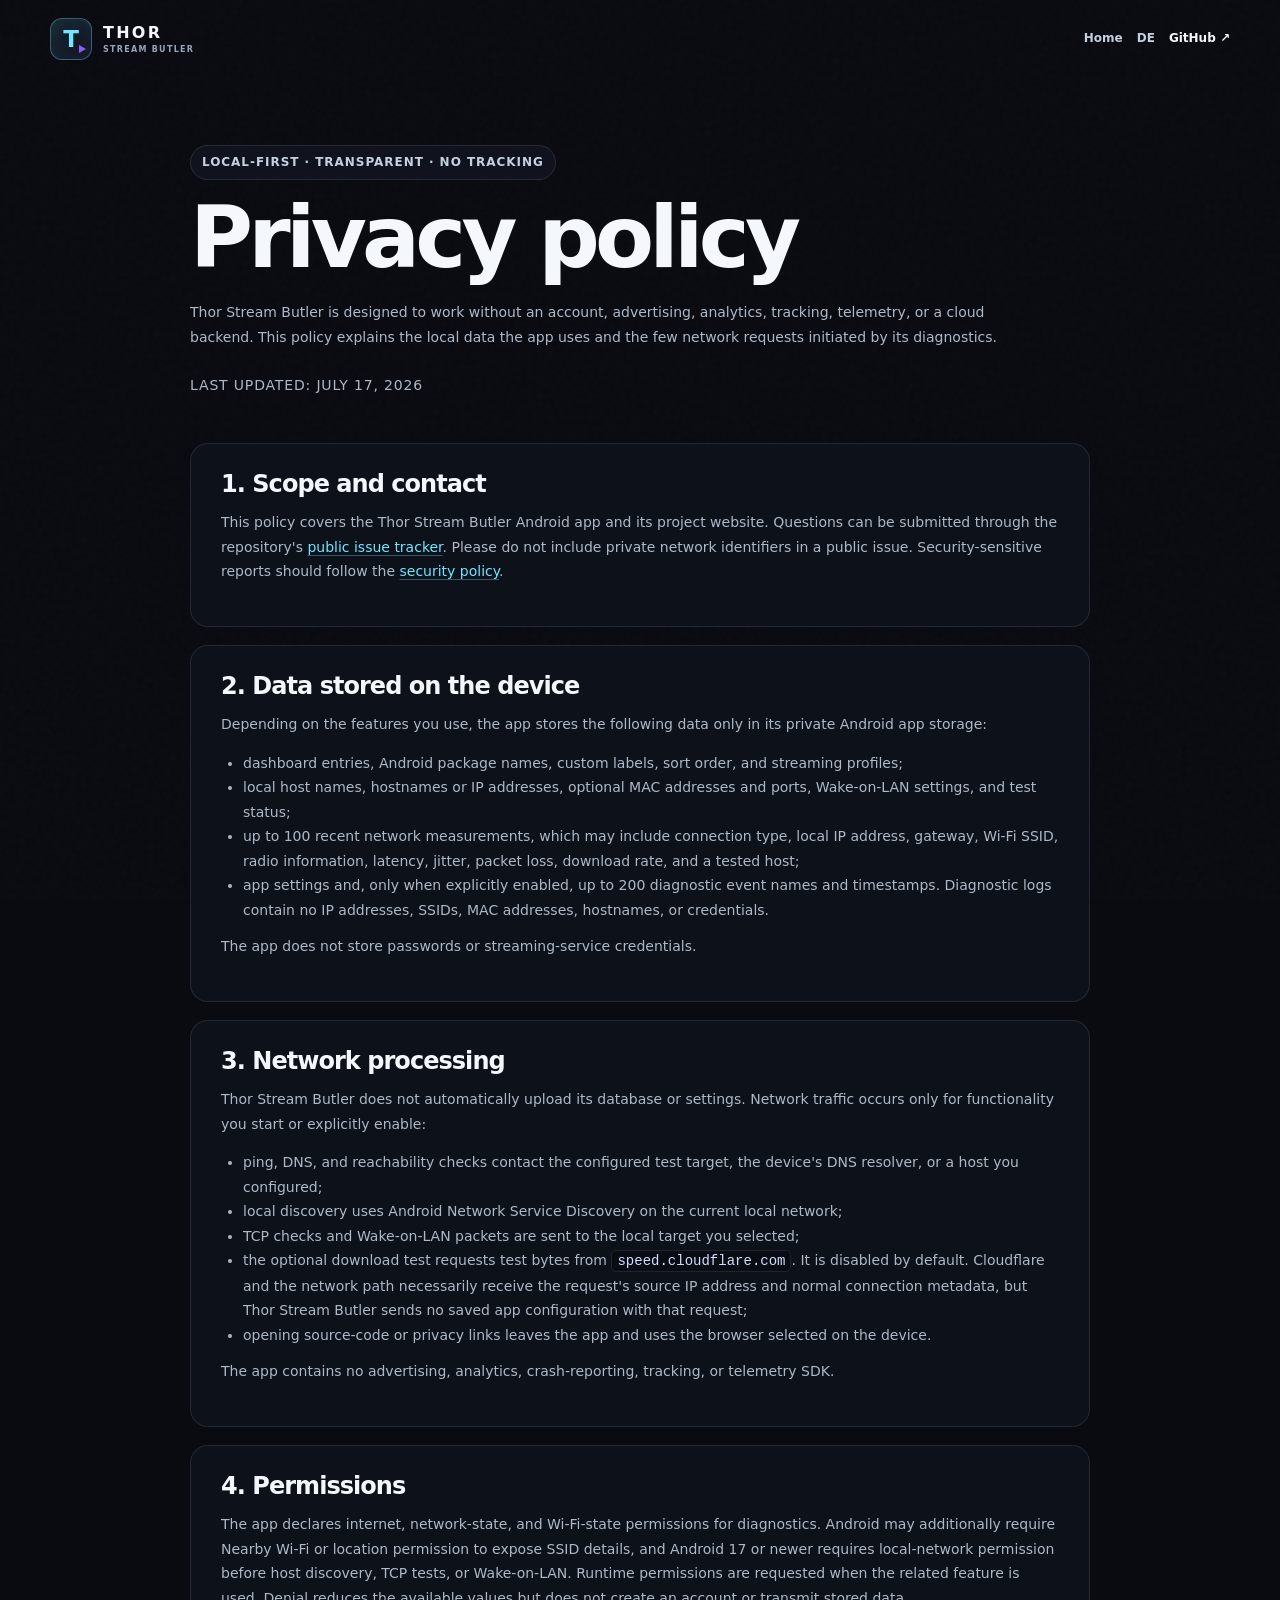
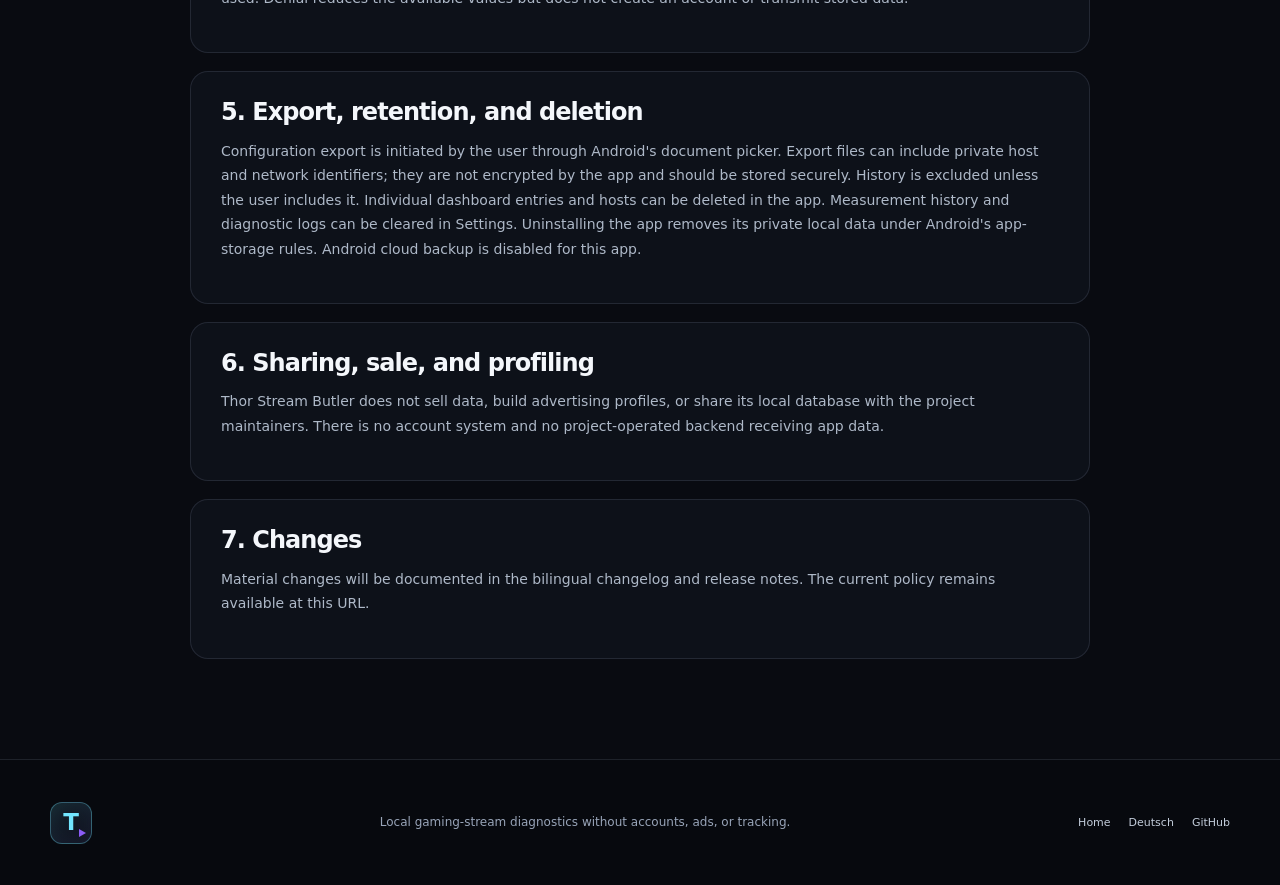
<file: docs/privacy/index.html>
<!doctype html>
<html lang="en">
<head>
  <meta charset="utf-8">
  <meta name="viewport" content="width=device-width, initial-scale=1">
  <meta name="theme-color" content="#090b11">
  <meta name="color-scheme" content="dark">
  <meta name="description" content="Privacy policy for the local-first Android app Thor Stream Butler.">
  <link rel="canonical" href="https://strugglechen1337.github.io/thor-stream-butler/privacy/">
  <link rel="alternate" hreflang="en" href="https://strugglechen1337.github.io/thor-stream-butler/privacy/">
  <link rel="alternate" hreflang="de" href="https://strugglechen1337.github.io/thor-stream-butler/de/datenschutz/">
  <link rel="alternate" hreflang="x-default" href="https://strugglechen1337.github.io/thor-stream-butler/privacy/">
  <link rel="stylesheet" href="../styles.css">
  <title>Privacy policy — Thor Stream Butler</title>
</head>
<body>
  <a class="skip-link" href="#main">Skip to content</a>
  <div class="noise" aria-hidden="true"></div>
  <header class="site-header">
    <div class="shell header-inner">
      <a class="brand" href="../" aria-label="Thor Stream Butler home">
        <span class="brand-mark" aria-hidden="true"><span>T</span><i></i></span>
        <span class="brand-copy"><strong>THOR</strong><small>STREAM BUTLER</small></span>
      </a>
      <nav class="legal-nav" aria-label="Privacy navigation">
        <a href="../">Home</a>
        <a class="language-link" href="../de/datenschutz/" lang="de" hreflang="de">DE</a>
        <a class="nav-cta" href="https://github.com/Strugglechen1337/thor-stream-butler">GitHub <span aria-hidden="true">↗</span></a>
      </nav>
    </div>
  </header>

  <main id="main" class="legal-page shell">
    <div class="eyebrow">LOCAL-FIRST · TRANSPARENT · NO TRACKING</div>
    <h1>Privacy policy</h1>
    <p class="legal-lead">Thor Stream Butler is designed to work without an account, advertising, analytics, tracking, telemetry, or a cloud backend. This policy explains the local data the app uses and the few network requests initiated by its diagnostics.</p>
    <p class="legal-updated">Last updated: July 17, 2026</p>

    <section>
      <h2>1. Scope and contact</h2>
      <p>This policy covers the Thor Stream Butler Android app and its project website. Questions can be submitted through the repository's <a href="https://github.com/Strugglechen1337/thor-stream-butler/issues">public issue tracker</a>. Please do not include private network identifiers in a public issue. Security-sensitive reports should follow the <a href="https://github.com/Strugglechen1337/thor-stream-butler/security/policy">security policy</a>.</p>
    </section>

    <section>
      <h2>2. Data stored on the device</h2>
      <p>Depending on the features you use, the app stores the following data only in its private Android app storage:</p>
      <ul>
        <li>dashboard entries, Android package names, custom labels, sort order, and streaming profiles;</li>
        <li>local host names, hostnames or IP addresses, optional MAC addresses and ports, Wake-on-LAN settings, and test status;</li>
        <li>up to 100 recent network measurements, which may include connection type, local IP address, gateway, Wi-Fi SSID, radio information, latency, jitter, packet loss, download rate, and a tested host;</li>
        <li>app settings and, only when explicitly enabled, up to 200 diagnostic event names and timestamps. Diagnostic logs contain no IP addresses, SSIDs, MAC addresses, hostnames, or credentials.</li>
      </ul>
      <p>The app does not store passwords or streaming-service credentials.</p>
    </section>

    <section>
      <h2>3. Network processing</h2>
      <p>Thor Stream Butler does not automatically upload its database or settings. Network traffic occurs only for functionality you start or explicitly enable:</p>
      <ul>
        <li>ping, DNS, and reachability checks contact the configured test target, the device's DNS resolver, or a host you configured;</li>
        <li>local discovery uses Android Network Service Discovery on the current local network;</li>
        <li>TCP checks and Wake-on-LAN packets are sent to the local target you selected;</li>
        <li>the optional download test requests test bytes from <code>speed.cloudflare.com</code>. It is disabled by default. Cloudflare and the network path necessarily receive the request's source IP address and normal connection metadata, but Thor Stream Butler sends no saved app configuration with that request;</li>
        <li>opening source-code or privacy links leaves the app and uses the browser selected on the device.</li>
      </ul>
      <p>The app contains no advertising, analytics, crash-reporting, tracking, or telemetry SDK.</p>
    </section>

    <section>
      <h2>4. Permissions</h2>
      <p>The app declares internet, network-state, and Wi-Fi-state permissions for diagnostics. Android may additionally require Nearby Wi-Fi or location permission to expose SSID details, and Android 17 or newer requires local-network permission before host discovery, TCP tests, or Wake-on-LAN. Runtime permissions are requested when the related feature is used. Denial reduces the available values but does not create an account or transmit stored data.</p>
    </section>

    <section>
      <h2>5. Export, retention, and deletion</h2>
      <p>Configuration export is initiated by the user through Android's document picker. Export files can include private host and network identifiers; they are not encrypted by the app and should be stored securely. History is excluded unless the user includes it. Individual dashboard entries and hosts can be deleted in the app. Measurement history and diagnostic logs can be cleared in Settings. Uninstalling the app removes its private local data under Android's app-storage rules. Android cloud backup is disabled for this app.</p>
    </section>

    <section>
      <h2>6. Sharing, sale, and profiling</h2>
      <p>Thor Stream Butler does not sell data, build advertising profiles, or share its local database with the project maintainers. There is no account system and no project-operated backend receiving app data.</p>
    </section>

    <section>
      <h2>7. Changes</h2>
      <p>Material changes will be documented in the bilingual changelog and release notes. The current policy remains available at this URL.</p>
    </section>
  </main>

  <footer class="site-footer">
    <div class="shell footer-inner">
      <a class="brand" href="../"><span class="brand-mark" aria-hidden="true"><span>T</span><i></i></span></a>
      <p>Local gaming-stream diagnostics without accounts, ads, or tracking.</p>
      <div class="footer-links"><a href="../">Home</a><a href="../de/datenschutz/" lang="de" hreflang="de">Deutsch</a><a href="https://github.com/Strugglechen1337/thor-stream-butler">GitHub</a></div>
    </div>
  </footer>
</body>
</html>
</file>
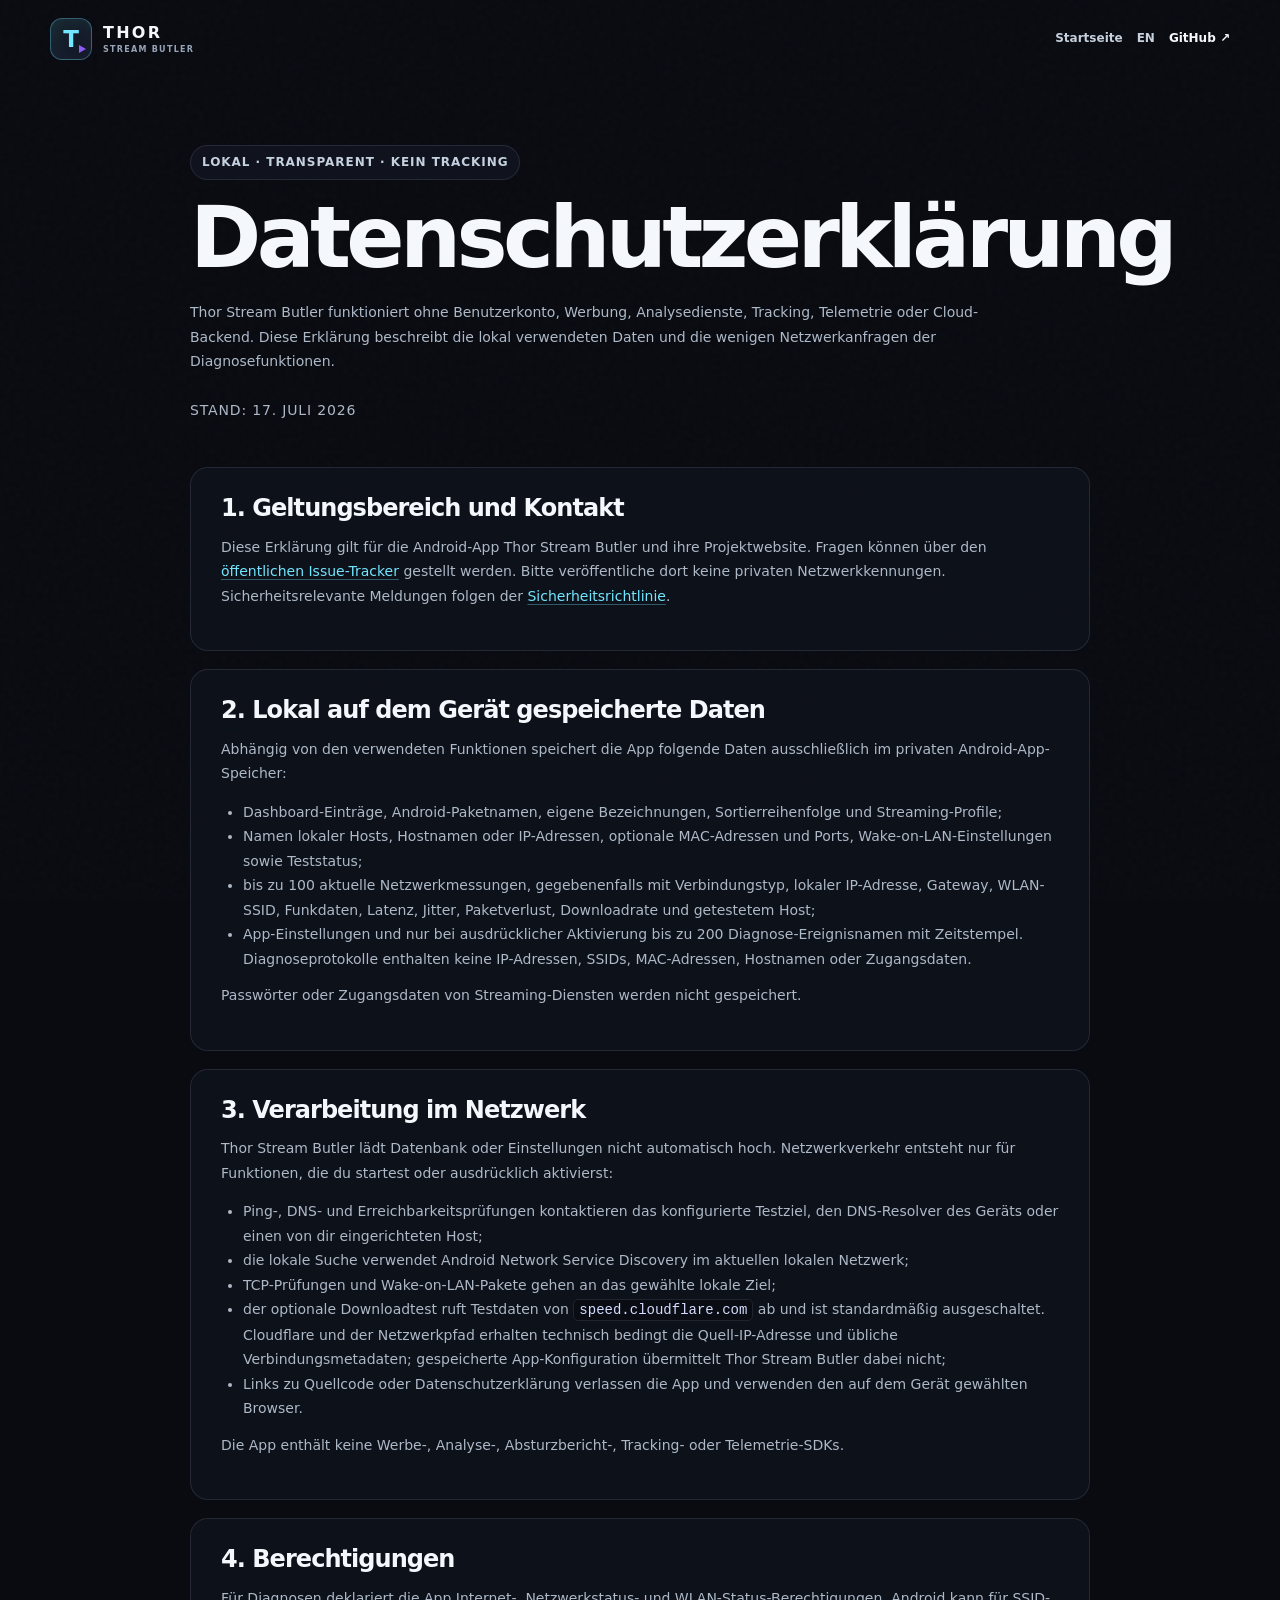
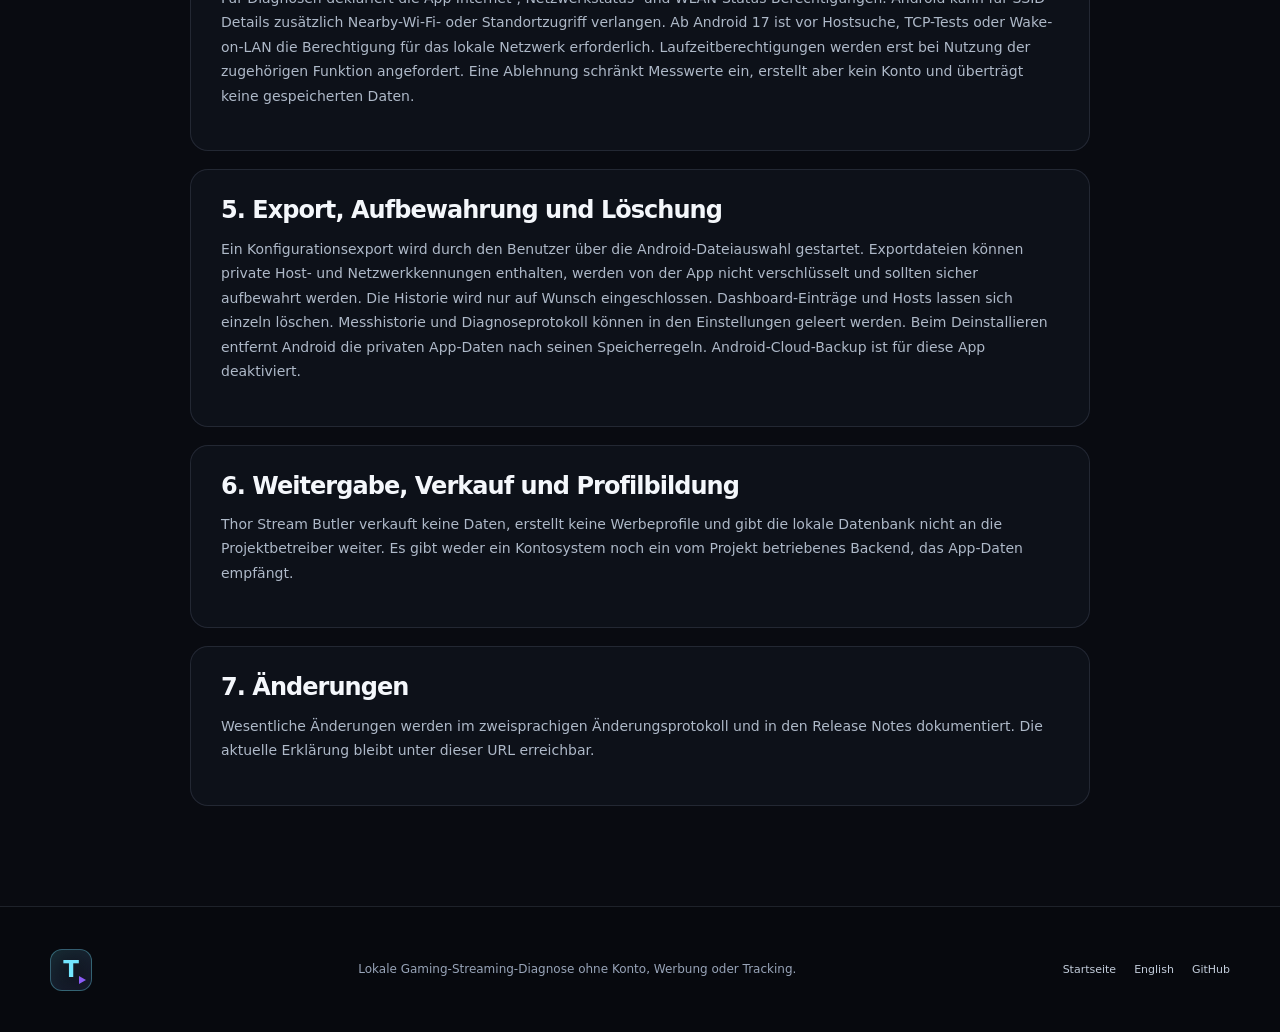
<file: docs/de/datenschutz/index.html>
<!doctype html>
<html lang="de">
<head>
  <meta charset="utf-8">
  <meta name="viewport" content="width=device-width, initial-scale=1">
  <meta name="theme-color" content="#090b11">
  <meta name="color-scheme" content="dark">
  <meta name="description" content="Datenschutzerklärung für die lokal arbeitende Android-App Thor Stream Butler.">
  <link rel="canonical" href="https://strugglechen1337.github.io/thor-stream-butler/de/datenschutz/">
  <link rel="alternate" hreflang="en" href="https://strugglechen1337.github.io/thor-stream-butler/privacy/">
  <link rel="alternate" hreflang="de" href="https://strugglechen1337.github.io/thor-stream-butler/de/datenschutz/">
  <link rel="alternate" hreflang="x-default" href="https://strugglechen1337.github.io/thor-stream-butler/privacy/">
  <link rel="stylesheet" href="../../styles.css">
  <title>Datenschutzerklärung — Thor Stream Butler</title>
</head>
<body>
  <a class="skip-link" href="#main">Zum Inhalt springen</a>
  <div class="noise" aria-hidden="true"></div>
  <header class="site-header">
    <div class="shell header-inner">
      <a class="brand" href="../" aria-label="Thor Stream Butler Startseite">
        <span class="brand-mark" aria-hidden="true"><span>T</span><i></i></span>
        <span class="brand-copy"><strong>THOR</strong><small>STREAM BUTLER</small></span>
      </a>
      <nav class="legal-nav" aria-label="Datenschutz-Navigation">
        <a href="../">Startseite</a>
        <a class="language-link" href="../../privacy/" lang="en" hreflang="en">EN</a>
        <a class="nav-cta" href="https://github.com/Strugglechen1337/thor-stream-butler">GitHub <span aria-hidden="true">↗</span></a>
      </nav>
    </div>
  </header>

  <main id="main" class="legal-page shell">
    <div class="eyebrow">LOKAL · TRANSPARENT · KEIN TRACKING</div>
    <h1>Datenschutzerklärung</h1>
    <p class="legal-lead">Thor Stream Butler funktioniert ohne Benutzerkonto, Werbung, Analysedienste, Tracking, Telemetrie oder Cloud-Backend. Diese Erklärung beschreibt die lokal verwendeten Daten und die wenigen Netzwerkanfragen der Diagnosefunktionen.</p>
    <p class="legal-updated">Stand: 17. Juli 2026</p>

    <section>
      <h2>1. Geltungsbereich und Kontakt</h2>
      <p>Diese Erklärung gilt für die Android-App Thor Stream Butler und ihre Projektwebsite. Fragen können über den <a href="https://github.com/Strugglechen1337/thor-stream-butler/issues">öffentlichen Issue-Tracker</a> gestellt werden. Bitte veröffentliche dort keine privaten Netzwerkkennungen. Sicherheitsrelevante Meldungen folgen der <a href="https://github.com/Strugglechen1337/thor-stream-butler/security/policy">Sicherheitsrichtlinie</a>.</p>
    </section>

    <section>
      <h2>2. Lokal auf dem Gerät gespeicherte Daten</h2>
      <p>Abhängig von den verwendeten Funktionen speichert die App folgende Daten ausschließlich im privaten Android-App-Speicher:</p>
      <ul>
        <li>Dashboard-Einträge, Android-Paketnamen, eigene Bezeichnungen, Sortierreihenfolge und Streaming-Profile;</li>
        <li>Namen lokaler Hosts, Hostnamen oder IP-Adressen, optionale MAC-Adressen und Ports, Wake-on-LAN-Einstellungen sowie Teststatus;</li>
        <li>bis zu 100 aktuelle Netzwerkmessungen, gegebenenfalls mit Verbindungstyp, lokaler IP-Adresse, Gateway, WLAN-SSID, Funkdaten, Latenz, Jitter, Paketverlust, Downloadrate und getestetem Host;</li>
        <li>App-Einstellungen und nur bei ausdrücklicher Aktivierung bis zu 200 Diagnose-Ereignisnamen mit Zeitstempel. Diagnoseprotokolle enthalten keine IP-Adressen, SSIDs, MAC-Adressen, Hostnamen oder Zugangsdaten.</li>
      </ul>
      <p>Passwörter oder Zugangsdaten von Streaming-Diensten werden nicht gespeichert.</p>
    </section>

    <section>
      <h2>3. Verarbeitung im Netzwerk</h2>
      <p>Thor Stream Butler lädt Datenbank oder Einstellungen nicht automatisch hoch. Netzwerkverkehr entsteht nur für Funktionen, die du startest oder ausdrücklich aktivierst:</p>
      <ul>
        <li>Ping-, DNS- und Erreichbarkeitsprüfungen kontaktieren das konfigurierte Testziel, den DNS-Resolver des Geräts oder einen von dir eingerichteten Host;</li>
        <li>die lokale Suche verwendet Android Network Service Discovery im aktuellen lokalen Netzwerk;</li>
        <li>TCP-Prüfungen und Wake-on-LAN-Pakete gehen an das gewählte lokale Ziel;</li>
        <li>der optionale Downloadtest ruft Testdaten von <code>speed.cloudflare.com</code> ab und ist standardmäßig ausgeschaltet. Cloudflare und der Netzwerkpfad erhalten technisch bedingt die Quell-IP-Adresse und übliche Verbindungsmetadaten; gespeicherte App-Konfiguration übermittelt Thor Stream Butler dabei nicht;</li>
        <li>Links zu Quellcode oder Datenschutzerklärung verlassen die App und verwenden den auf dem Gerät gewählten Browser.</li>
      </ul>
      <p>Die App enthält keine Werbe-, Analyse-, Absturzbericht-, Tracking- oder Telemetrie-SDKs.</p>
    </section>

    <section>
      <h2>4. Berechtigungen</h2>
      <p>Für Diagnosen deklariert die App Internet-, Netzwerkstatus- und WLAN-Status-Berechtigungen. Android kann für SSID-Details zusätzlich Nearby-Wi-Fi- oder Standortzugriff verlangen. Ab Android 17 ist vor Hostsuche, TCP-Tests oder Wake-on-LAN die Berechtigung für das lokale Netzwerk erforderlich. Laufzeitberechtigungen werden erst bei Nutzung der zugehörigen Funktion angefordert. Eine Ablehnung schränkt Messwerte ein, erstellt aber kein Konto und überträgt keine gespeicherten Daten.</p>
    </section>

    <section>
      <h2>5. Export, Aufbewahrung und Löschung</h2>
      <p>Ein Konfigurationsexport wird durch den Benutzer über die Android-Dateiauswahl gestartet. Exportdateien können private Host- und Netzwerkkennungen enthalten, werden von der App nicht verschlüsselt und sollten sicher aufbewahrt werden. Die Historie wird nur auf Wunsch eingeschlossen. Dashboard-Einträge und Hosts lassen sich einzeln löschen. Messhistorie und Diagnoseprotokoll können in den Einstellungen geleert werden. Beim Deinstallieren entfernt Android die privaten App-Daten nach seinen Speicherregeln. Android-Cloud-Backup ist für diese App deaktiviert.</p>
    </section>

    <section>
      <h2>6. Weitergabe, Verkauf und Profilbildung</h2>
      <p>Thor Stream Butler verkauft keine Daten, erstellt keine Werbeprofile und gibt die lokale Datenbank nicht an die Projektbetreiber weiter. Es gibt weder ein Kontosystem noch ein vom Projekt betriebenes Backend, das App-Daten empfängt.</p>
    </section>

    <section>
      <h2>7. Änderungen</h2>
      <p>Wesentliche Änderungen werden im zweisprachigen Änderungsprotokoll und in den Release Notes dokumentiert. Die aktuelle Erklärung bleibt unter dieser URL erreichbar.</p>
    </section>
  </main>

  <footer class="site-footer">
    <div class="shell footer-inner">
      <a class="brand" href="../"><span class="brand-mark" aria-hidden="true"><span>T</span><i></i></span></a>
      <p>Lokale Gaming-Streaming-Diagnose ohne Konto, Werbung oder Tracking.</p>
      <div class="footer-links"><a href="../">Startseite</a><a href="../../privacy/" lang="en" hreflang="en">English</a><a href="https://github.com/Strugglechen1337/thor-stream-butler">GitHub</a></div>
    </div>
  </footer>
</body>
</html>
</file>
<file: docs/styles.css>
:root {
  --bg: #090b11;
  --bg-soft: #0d1018;
  --surface: #131824;
  --surface-2: #1a2130;
  --line: rgba(148, 163, 184, .16);
  --line-strong: rgba(114, 230, 255, .35);
  --text: #f4f7fb;
  --muted: #98a4b8;
  --cyan: #72e6ff;
  --cyan-deep: #1aa7c2;
  --purple: #8b5cf6;
  --green: #4ade80;
  --yellow: #facc15;
  --red: #fb7185;
  --gray: #94a3b8;
  --radius: 24px;
  --shell: min(1180px, calc(100vw - 40px));
  --shadow: 0 26px 90px rgba(0, 0, 0, .42);
}

* { box-sizing: border-box; }
html { scroll-behavior: smooth; scroll-padding-top: 100px; }
body { margin: 0; min-width: 320px; background: var(--bg); color: var(--text); font-family: Inter, ui-sans-serif, system-ui, -apple-system, BlinkMacSystemFont, "Segoe UI", sans-serif; line-height: 1.6; overflow-x: hidden; }
a { color: inherit; text-decoration: none; }
button, a { -webkit-tap-highlight-color: transparent; }
button { color: inherit; font: inherit; }
img, svg { display: block; max-width: 100%; }
::selection { color: #00151c; background: var(--cyan); }

.shell { width: var(--shell); margin-inline: auto; }
.sr-only { position: absolute; width: 1px; height: 1px; overflow: hidden; clip: rect(0, 0, 0, 0); white-space: nowrap; }
.skip-link { position: fixed; z-index: 1000; top: 12px; left: 12px; padding: 10px 16px; border-radius: 10px; color: #00151c; background: var(--cyan); transform: translateY(-160%); transition: transform .2s; }
.skip-link:focus { transform: translateY(0); }
:focus-visible { outline: 3px solid var(--cyan); outline-offset: 4px; }
.noise { position: fixed; z-index: -1; inset: 0; opacity: .035; pointer-events: none; background-image: url("data:image/svg+xml,%3Csvg viewBox='0 0 180 180' xmlns='http://www.w3.org/2000/svg'%3E%3Cfilter id='n'%3E%3CfeTurbulence type='fractalNoise' baseFrequency='.9' numOctaves='4' stitchTiles='stitch'/%3E%3C/filter%3E%3Crect width='100%25' height='100%25' filter='url(%23n)' opacity='.6'/%3E%3C/svg%3E"); }
.ambient { position: absolute; z-index: -2; width: 620px; height: 620px; border-radius: 50%; filter: blur(110px); opacity: .13; pointer-events: none; }
.ambient-one { top: -170px; right: -220px; background: var(--cyan); }
.ambient-two { top: 700px; left: -380px; background: var(--purple); }

.site-header { position: fixed; z-index: 100; top: 0; width: 100%; border-bottom: 1px solid transparent; transition: background .25s, border-color .25s, backdrop-filter .25s; }
.site-header.scrolled { border-color: var(--line); background: rgba(9, 11, 17, .82); backdrop-filter: blur(18px); }
.header-inner { display: flex; align-items: center; justify-content: space-between; min-height: 78px; }
.brand { display: inline-flex; align-items: center; gap: 11px; }
.brand-mark { position: relative; display: grid; width: 42px; height: 42px; border: 1px solid var(--line-strong); border-radius: 12px; place-items: center; background: linear-gradient(145deg, rgba(114, 230, 255, .12), rgba(139, 92, 246, .08)); box-shadow: inset 0 0 20px rgba(114, 230, 255, .06); }
.brand-mark span { color: var(--cyan); font-size: 23px; font-weight: 900; line-height: 1; }
.brand-mark i { position: absolute; right: 5px; bottom: 6px; width: 0; height: 0; border-top: 4px solid transparent; border-bottom: 4px solid transparent; border-left: 7px solid var(--purple); }
.brand-copy { display: grid; line-height: 1; }
.brand-copy strong { letter-spacing: .14em; font-size: 16px; }
.brand-copy small { margin-top: 5px; color: var(--muted); letter-spacing: .16em; font-size: 8px; font-weight: 700; }
.site-nav { display: flex; align-items: center; gap: 30px; color: #bcc5d3; font-size: 14px; font-weight: 650; }
.site-nav a { transition: color .2s; }
.site-nav a:hover, .site-nav a.active { color: var(--cyan); }
.site-nav .language-link { display: inline-grid; min-width: 36px; min-height: 36px; border: 1px solid var(--line); border-radius: 10px; place-items: center; color: var(--cyan); font-size: 11px; letter-spacing: .08em; }
.site-nav .language-link:hover { border-color: var(--line-strong); background: rgba(114, 230, 255, .06); }
.site-nav .nav-cta { padding: 10px 16px; border: 1px solid var(--line-strong); border-radius: 12px; color: var(--text); background: rgba(114, 230, 255, .07); }
.nav-toggle { display: none; width: 44px; height: 44px; padding: 10px; border: 1px solid var(--line); border-radius: 12px; background: var(--surface); }
.nav-toggle > span:not(.sr-only) { display: block; width: 100%; height: 2px; margin: 4px 0; border-radius: 2px; background: var(--text); transition: transform .2s, opacity .2s; }

.hero { display: grid; grid-template-columns: .88fr 1.12fr; gap: 44px; align-items: center; min-height: 780px; padding-top: 116px; padding-bottom: 78px; }
.hero-copy { position: relative; z-index: 2; }
.eyebrow, .kicker { color: var(--cyan); letter-spacing: .15em; font-size: 12px; font-weight: 800; text-transform: uppercase; }
.eyebrow { display: inline-flex; align-items: center; gap: 10px; padding: 7px 11px; border: 1px solid var(--line); border-radius: 99px; color: #c5d1df; letter-spacing: .08em; background: rgba(19, 24, 36, .7); }
.live-dot { width: 7px; height: 7px; border-radius: 50%; background: var(--green); box-shadow: 0 0 14px var(--green); }
h1, h2, h3, p { margin-top: 0; }
h1 { max-width: 660px; margin: 22px 0 24px; letter-spacing: -.055em; font-size: clamp(58px, 7vw, 94px); font-weight: 880; line-height: .93; }
h1 span, h2 em { color: var(--cyan); font-style: normal; text-shadow: 0 0 40px rgba(114, 230, 255, .18); }
.hero-lead { max-width: 590px; margin-bottom: 30px; color: #adb8c8; font-size: 18px; }
.hero-actions { display: flex; flex-wrap: wrap; gap: 12px; align-items: center; }
.button { display: inline-flex; min-height: 50px; padding: 0 20px; border: 1px solid transparent; border-radius: 14px; align-items: center; justify-content: center; gap: 10px; font-size: 14px; font-weight: 800; transition: transform .2s, border-color .2s, background .2s, box-shadow .2s; }
.button:hover { transform: translateY(-2px); }
.button svg { width: 20px; fill: currentColor; }
.button-primary { color: #021318; background: linear-gradient(135deg, var(--cyan), #a4f0ff); box-shadow: 0 10px 35px rgba(114, 230, 255, .2); }
.button-primary:hover { box-shadow: 0 15px 45px rgba(114, 230, 255, .3); }
.button-ghost { border-color: var(--line); background: rgba(255, 255, 255, .025); }
.button-ghost:hover { border-color: var(--line-strong); background: rgba(114, 230, 255, .055); }
.hero-proof { display: flex; gap: 22px; margin: 28px 0 0; padding: 0; color: var(--muted); font-size: 13px; list-style: none; }
.hero-proof span { color: var(--green); }

.hero-visual { position: relative; min-width: 0; padding: 72px 30px; }
.orbit { position: absolute; inset: 50%; border: 1px solid rgba(114, 230, 255, .12); border-radius: 50%; transform: translate(-50%, -50%); }
.orbit-one { width: 610px; height: 610px; }
.orbit-two { width: 470px; height: 470px; border-color: rgba(139, 92, 246, .14); }
.device { position: relative; z-index: 2; display: grid; grid-template-columns: 42px 1fr 42px; align-items: stretch; padding: 10px; border: 1px solid #303949; border-radius: 32px; background: linear-gradient(145deg, #202736, #0d111a 70%); box-shadow: 0 45px 100px rgba(0, 0, 0, .62), 0 0 70px rgba(114, 230, 255, .07); transform: perspective(1000px) rotateY(-3deg) rotateX(1deg); }
.device-screen { position: relative; overflow: hidden; aspect-ratio: 16 / 9; border: 4px solid #080a0f; border-radius: 13px; background: #080a0f; }
.device-screen img { width: 100%; height: 100%; object-fit: cover; }
.screen-glare { position: absolute; z-index: 2; inset: 0; pointer-events: none; background: linear-gradient(115deg, rgba(255,255,255,.08), transparent 25%, transparent 72%, rgba(114,230,255,.04)); }
.device-rail { display: flex; flex-direction: column; align-items: center; gap: 14px; padding-top: 30px; }
.device-rail span { width: 12px; height: 12px; border: 2px solid #526078; border-radius: 50%; }
.device-rail.left span:first-child { width: 21px; height: 21px; border-color: #384459; box-shadow: inset 0 0 0 5px #111620; }
.device-rail.right .button-cluster { width: 20px; height: 20px; border: 0; background: radial-gradient(circle at 50% 0, #53617a 0 3px, transparent 4px), radial-gradient(circle at 100% 50%, #53617a 0 3px, transparent 4px), radial-gradient(circle at 50% 100%, #53617a 0 3px, transparent 4px), radial-gradient(circle at 0 50%, #53617a 0 3px, transparent 4px); }
.status-card { position: absolute; z-index: 4; display: flex; gap: 10px; align-items: center; min-width: 146px; padding: 11px 14px; border: 1px solid var(--line); border-radius: 15px; background: rgba(15, 20, 30, .88); box-shadow: var(--shadow); backdrop-filter: blur(12px); }
.status-card span { display: grid; }
.status-card small { color: var(--muted); letter-spacing: .12em; font-size: 8px; font-weight: 800; }
.status-card strong { margin-top: 2px; font-size: 15px; }
.latency-card { right: 0; bottom: 42px; }
.privacy-card { top: 24px; left: 0; }
.status-icon.optimal { display: block; color: var(--green); filter: drop-shadow(0 0 7px var(--green)); }
.privacy-card svg { width: 24px; fill: var(--cyan); }

.stats { display: grid; grid-template-columns: repeat(4, 1fr); overflow: hidden; margin-bottom: 80px; border: 1px solid var(--line); border-radius: 22px; background: linear-gradient(90deg, rgba(19,24,36,.85), rgba(13,16,24,.7)); }
.stats div { display: flex; flex-direction: column; align-items: center; padding: 28px 16px; border-right: 1px solid var(--line); text-align: center; }
.stats div:last-child { border-right: 0; }
.stats strong { color: var(--cyan); font-size: 30px; line-height: 1; }
.stats span { margin-top: 7px; color: var(--muted); font-size: 12px; }

.section { padding-top: 105px; padding-bottom: 105px; }
.section-heading { max-width: 770px; margin-bottom: 48px; }
.section-heading.compact { max-width: none; text-align: center; }
h2 { margin: 12px 0 20px; letter-spacing: -.04em; font-size: clamp(40px, 5vw, 66px); line-height: 1.02; }
.section-heading p, .diagnostic-copy > p, .architecture-copy > p { max-width: 650px; color: var(--muted); font-size: 17px; }
.feature-grid { display: grid; grid-template-columns: repeat(4, 1fr); gap: 16px; }
.feature-card { position: relative; overflow: hidden; min-height: 300px; padding: 26px; border: 1px solid var(--line); border-radius: var(--radius); background: linear-gradient(145deg, rgba(25,32,46,.88), rgba(14,18,28,.9)); transition: transform .25s, border-color .25s; }
.feature-card:hover { border-color: var(--line-strong); transform: translateY(-4px); }
.feature-card-wide { grid-column: span 2; }
.feature-card h3 { margin: 16px 0 10px; font-size: 23px; line-height: 1.2; }
.feature-card p { margin-bottom: 0; color: var(--muted); font-size: 14px; }
.card-label { color: var(--muted); letter-spacing: .14em; font-size: 9px; font-weight: 800; }
.card-icon { display: grid; width: 48px; height: 48px; margin-bottom: 24px; border-radius: 14px; place-items: center; }
.card-icon svg { width: 24px; fill: currentColor; }
.card-icon.cyan { color: var(--cyan); background: rgba(114,230,255,.11); }
.card-icon.purple { color: #a987ff; background: rgba(139,92,246,.13); }
.card-icon.green { color: var(--green); background: rgba(74,222,128,.11); }
.card-icon.yellow { color: var(--yellow); background: rgba(250,204,21,.11); }
.focus-demo { position: absolute; right: 24px; bottom: 25px; display: flex; gap: 8px; }
.focus-demo span { width: 54px; height: 38px; border: 1px solid var(--line); border-radius: 9px; background: #0b0f17; }
.focus-demo .focused { border: 2px solid var(--cyan); box-shadow: 0 0 18px rgba(114,230,255,.2); transform: translateY(-5px); }
.sparkline { position: absolute; right: 25px; bottom: 24px; display: flex; gap: 7px; align-items: end; width: 210px; height: 80px; padding: 10px; border-bottom: 1px solid var(--line); }
.sparkline i { flex: 1; border-radius: 4px 4px 0 0; background: linear-gradient(var(--cyan), rgba(114,230,255,.15)); }
.sparkline i:nth-child(1) { height: 65%; }.sparkline i:nth-child(2) { height: 82%; }.sparkline i:nth-child(3) { height: 54%; }.sparkline i:nth-child(4) { height: 72%; }.sparkline i:nth-child(5) { height: 42%; }.sparkline i:nth-child(6) { height: 48%; }.sparkline i:nth-child(7) { height: 30%; }

.diagnostic-section { border-block: 1px solid var(--line); background: radial-gradient(circle at 20% 50%, rgba(114,230,255,.065), transparent 38%), var(--bg-soft); }
.split-layout { display: grid; grid-template-columns: 1fr 1fr; gap: 80px; align-items: center; }
.split-layout.reverse > :first-child { order: 2; }
.diagnostic-panel { position: relative; overflow: hidden; padding: 24px; border: 1px solid var(--line-strong); border-radius: 28px; background: linear-gradient(145deg, #161d2a, #0c1018); box-shadow: var(--shadow), inset 0 0 80px rgba(114,230,255,.03); }
.diagnostic-panel::before { position: absolute; inset: 0; content: ""; pointer-events: none; background-image: linear-gradient(rgba(114,230,255,.025) 1px, transparent 1px), linear-gradient(90deg, rgba(114,230,255,.025) 1px, transparent 1px); background-size: 24px 24px; }
.panel-top { position: relative; display: flex; justify-content: space-between; color: var(--muted); letter-spacing: .13em; font-size: 9px; font-weight: 800; }
.panel-live { color: var(--green); }
.quality-orb { position: relative; display: grid; width: 180px; height: 180px; margin: 26px auto; border: 1px solid rgba(74,222,128,.4); border-radius: 50%; place-items: center; background: radial-gradient(circle, rgba(74,222,128,.12), transparent 62%); box-shadow: 0 0 55px rgba(74,222,128,.1), inset 0 0 34px rgba(74,222,128,.08); }
.quality-orb::before, .quality-orb::after { position: absolute; border: 1px dashed rgba(74,222,128,.24); border-radius: 50%; content: ""; }
.quality-orb::before { inset: -9px; }.quality-orb::after { inset: 13px; }
.quality-orb div { display: grid; z-index: 1; text-align: center; }
.quality-orb strong { color: var(--green); letter-spacing: .09em; font-size: 23px; }
.quality-orb span { color: var(--muted); font-size: 10px; }
.metric-grid { position: relative; display: grid; grid-template-columns: 1fr 1fr; gap: 10px; }
.metric-grid > div { display: flex; justify-content: space-between; align-items: center; padding: 13px; border: 1px solid var(--line); border-radius: 12px; background: rgba(255,255,255,.02); }
.metric-grid span { color: var(--muted); font-size: 11px; }
.metric-grid strong { font-size: 15px; }.metric-grid small { color: var(--muted); font-size: 9px; }
.recommendation { position: relative; display: flex; gap: 10px; margin-top: 12px; padding: 13px; border: 1px solid rgba(74,222,128,.18); border-radius: 12px; color: #c8d2df; background: rgba(74,222,128,.055); font-size: 11px; }
.recommendation span { color: var(--green); }.recommendation p { margin: 0; }
.diagnostic-copy h2, .architecture-copy h2 { margin-top: 12px; }
.quality-list { display: grid; gap: 8px; margin-top: 30px; }
.quality-list > div { display: grid; grid-template-columns: 16px 55px 1fr; gap: 10px; align-items: center; padding: 11px 13px; border: 1px solid transparent; border-radius: 12px; transition: border-color .2s, background .2s; }
.quality-list > div:hover { border-color: var(--line); background: rgba(255,255,255,.02); }
.quality-list strong { font-size: 13px; }.quality-list p { margin: 0; color: var(--muted); font-size: 12px; }
.quality-dot { width: 9px; height: 9px; border-radius: 50%; box-shadow: 0 0 10px currentColor; }
.quality-dot.green { color: var(--green); background: var(--green); }.quality-dot.yellow { color: var(--yellow); background: var(--yellow); }.quality-dot.red { color: var(--red); background: var(--red); }.quality-dot.gray { color: var(--gray); background: var(--gray); }

.flow-section { padding-bottom: 130px; }
.flow-grid { display: grid; grid-template-columns: repeat(4, 1fr); margin: 55px 0 0; padding: 0; counter-reset: flow; list-style: none; }
.flow-grid li { position: relative; min-height: 220px; padding: 27px; border-block: 1px solid var(--line); border-left: 1px solid var(--line); background: linear-gradient(180deg, rgba(19,24,36,.5), rgba(9,11,17,.3)); }
.flow-grid li:first-child { border-radius: 22px 0 0 22px; }.flow-grid li:last-child { border-right: 1px solid var(--line); border-radius: 0 22px 22px 0; }
.flow-grid li > span { position: absolute; top: 18px; right: 20px; color: rgba(148,163,184,.22); font-size: 34px; font-weight: 900; }
.flow-icon { display: grid; width: 44px; height: 44px; margin-bottom: 32px; border: 1px solid var(--line-strong); border-radius: 13px; place-items: center; color: var(--cyan); background: rgba(114,230,255,.06); font-size: 17px; font-weight: 800; }
.flow-grid h3 { margin: 0 0 7px; font-size: 18px; }.flow-grid p { color: var(--muted); font-size: 12px; }

.architecture-section { border-block: 1px solid var(--line); background: linear-gradient(120deg, #0b0e15, #101520); }
.tech-list { display: flex; flex-wrap: wrap; gap: 8px; margin: 28px 0; padding: 0; list-style: none; }
.tech-list li { padding: 7px 10px; border: 1px solid var(--line); border-radius: 8px; color: #cbd5e1; background: rgba(255,255,255,.02); font-size: 11px; }
.text-link { display: inline-flex; align-items: center; gap: 8px; color: var(--cyan); font-size: 13px; font-weight: 800; }
.text-link span { transition: transform .2s; }.text-link:hover span { transform: translateX(4px); }
.architecture-map { padding: 26px; border: 1px solid var(--line); border-radius: 26px; background: rgba(9,11,17,.65); box-shadow: var(--shadow); }
.arch-row { display: grid; grid-template-columns: 1fr 1fr; gap: 9px; }
.arch-features { grid-template-columns: repeat(4, 1fr); }
.arch-features span { padding: 11px 4px; border: 1px solid rgba(114,230,255,.2); border-radius: 9px; color: #c7eaf2; background: rgba(114,230,255,.055); text-align: center; font-size: 9px; font-weight: 700; }
.arch-connector { display: flex; justify-content: space-around; height: 28px; padding-inline: 9%; }
.arch-connector i { width: 1px; background: linear-gradient(var(--cyan), rgba(114,230,255,.1)); }
.arch-connector.short { padding-inline: 24%; }
.arch-block { display: grid; padding: 17px; border: 1px solid var(--line); border-radius: 12px; background: var(--surface); text-align: center; }
.arch-block.domain { border-color: rgba(139,92,246,.28); background: rgba(139,92,246,.07); }
.arch-block small { color: var(--muted); letter-spacing: .12em; font-size: 8px; font-weight: 800; }.arch-block strong { margin-top: 4px; font-size: 12px; }
.arch-foundation { margin-top: 11px; padding: 12px; border-radius: 9px; color: var(--cyan); background: rgba(114,230,255,.06); text-align: center; letter-spacing: .11em; font-size: 9px; font-weight: 800; }

.privacy-section { padding: 85px 0; border-bottom: 1px solid var(--line); background: radial-gradient(circle at 15% 50%, rgba(74,222,128,.08), transparent 35%); }
.privacy-inner { display: grid; grid-template-columns: auto 1fr 1fr; gap: 38px; align-items: center; }
.privacy-mark { display: grid; width: 92px; height: 92px; border: 1px solid rgba(74,222,128,.27); border-radius: 26px; place-items: center; background: rgba(74,222,128,.07); }
.privacy-mark svg { width: 44px; fill: var(--green); }
.privacy-inner h2 { margin: 9px 0 0; font-size: 46px; }
.privacy-inner ul { display: grid; grid-template-columns: 1fr 1fr; gap: 9px; margin: 0; padding: 0; list-style: none; }
.privacy-inner li { padding: 11px 13px; border: 1px solid var(--line); border-radius: 10px; color: #c8d2df; background: rgba(255,255,255,.02); font-size: 12px; }
.privacy-inner li::before { margin-right: 8px; color: var(--green); content: "✓"; }

.roadmap-grid { display: grid; grid-template-columns: 1fr 1fr; gap: 14px; margin-bottom: 30px; }
.roadmap-grid article { position: relative; min-height: 190px; padding: 25px; border: 1px solid var(--line); border-radius: 20px; background: linear-gradient(135deg, rgba(19,24,36,.85), rgba(12,15,23,.72)); }
.roadmap-grid article::after { position: absolute; top: 0; right: 0; width: 90px; height: 90px; border-radius: 0 20px 0 100%; content: ""; background: radial-gradient(circle at 100% 0, rgba(114,230,255,.11), transparent 68%); }
.roadmap-grid span { color: var(--cyan); letter-spacing: .14em; font-size: 9px; font-weight: 800; }
.roadmap-grid h3 { margin: 14px 0 8px; font-size: 21px; }.roadmap-grid p { margin: 0; color: var(--muted); font-size: 13px; }
.text-link.centered { display: flex; width: fit-content; margin: 0 auto; }

.support-section { padding-top: 10px; padding-bottom: 70px; }
.support-card { position: relative; display: grid; grid-template-columns: auto 1fr; gap: 34px; overflow: hidden; padding: 46px; border: 1px solid rgba(0, 156, 222, .28); border-radius: 28px; background: radial-gradient(circle at 0 50%, rgba(0, 156, 222, .12), transparent 34%), linear-gradient(145deg, rgba(19,24,36,.94), rgba(10,13,20,.92)); box-shadow: var(--shadow); }
.support-card::after { position: absolute; top: -130px; right: -90px; width: 310px; height: 310px; border: 1px solid rgba(114,230,255,.12); border-radius: 50%; content: ""; box-shadow: 0 0 80px rgba(0,156,222,.08); }
.support-icon { display: grid; z-index: 1; width: 92px; height: 92px; border: 1px solid rgba(114,230,255,.3); border-radius: 26px; place-items: center; background: rgba(114,230,255,.07); font-size: 40px; box-shadow: inset 0 0 28px rgba(114,230,255,.06); }
.support-copy { position: relative; z-index: 1; max-width: 760px; }
.support-copy h2 { margin: 8px 0 18px; font-size: clamp(38px, 5vw, 58px); }
.support-copy > p { max-width: 680px; color: var(--muted); }
.support-copy .family-note { margin-bottom: 24px; color: #c7d2e0; font-size: 13px; }
.family-note a { color: var(--cyan); font-weight: 750; }
.button-paypal { color: #fff; background: linear-gradient(135deg, #0070ba, #003087); box-shadow: 0 10px 35px rgba(0,112,186,.22); }
.button-paypal:hover { box-shadow: 0 15px 45px rgba(0,112,186,.32); }

.final-cta { position: relative; overflow: hidden; margin-top: 40px; margin-bottom: 110px; padding: 95px 30px; border: 1px solid var(--line-strong); border-radius: 32px; background: radial-gradient(circle at 50% 0, rgba(114,230,255,.13), transparent 43%), linear-gradient(145deg, #141a27, #0b0e15); text-align: center; box-shadow: var(--shadow); }
.cta-grid { position: absolute; inset: 0; opacity: .17; background-image: linear-gradient(rgba(114,230,255,.13) 1px, transparent 1px), linear-gradient(90deg, rgba(114,230,255,.13) 1px, transparent 1px); background-size: 36px 36px; mask-image: linear-gradient(to bottom, black, transparent 80%); }
.cta-content { position: relative; z-index: 1; }
.cta-content h2 { margin: 12px 0 16px; }.cta-content p { max-width: 580px; margin: 0 auto 28px; color: var(--muted); }
.centered-actions { justify-content: center; }

.site-footer { padding: 42px 0; border-top: 1px solid var(--line); background: #07090e; }
.footer-inner { display: grid; grid-template-columns: auto 1fr auto; gap: 30px; align-items: center; }
.footer-inner > p { margin: 0; color: var(--muted); font-size: 12px; text-align: center; }
.footer-links { display: flex; gap: 18px; color: #c2ccda; font-size: 11px; }
.footer-links a:hover { color: var(--cyan); }
.footer-inner > small { grid-column: 1 / -1; color: #657084; font-size: 10px; text-align: center; }

.legal-nav { display: flex; align-items: center; gap: 14px; font-size: 12px; font-weight: 750; }
.legal-nav > a:not(.nav-cta) { color: #c6d0dd; }
.legal-nav > a:hover { color: var(--cyan); }
.legal-page { max-width: 900px; padding-top: 145px; padding-bottom: 100px; }
.legal-page h1 { margin: 18px 0 22px; font-size: clamp(50px, 8vw, 86px); }
.legal-lead { max-width: 820px; color: #c5cfdb; font-size: clamp(17px, 2.2vw, 21px); line-height: 1.7; }
.legal-updated { margin: 24px 0 45px; color: var(--muted); font-size: 12px; letter-spacing: .06em; text-transform: uppercase; }
.legal-page section { margin-top: 18px; padding: 28px 30px; border: 1px solid var(--line); border-radius: 18px; background: rgba(16,20,30,.72); }
.legal-page h2 { margin: 0 0 14px; font-size: 24px; }
.legal-page p, .legal-page li { color: #aeb9c8; font-size: 14px; line-height: 1.75; }
.legal-page ul { margin: 12px 0; padding-left: 22px; }
.legal-page a { color: var(--cyan); text-decoration: underline; text-decoration-color: rgba(114,230,255,.35); text-underline-offset: 3px; }
.legal-page code { padding: 2px 5px; border: 1px solid var(--line); border-radius: 5px; color: #d4dcff; background: #090c13; }

[data-reveal] { opacity: 0; transform: translateY(22px); transition: opacity .65s ease, transform .65s ease; transition-delay: var(--reveal-delay, 0ms); }
[data-reveal].revealed { opacity: 1; transform: translateY(0); }

@media (max-width: 1020px) {
  .hero { grid-template-columns: 1fr; padding-top: 155px; }
  .hero-copy { max-width: 730px; }
  .hero-visual { width: min(760px, 100%); margin-inline: auto; }
  .feature-grid { grid-template-columns: 1fr 1fr; }
  .feature-card-wide { grid-column: span 1; }
  .focus-demo, .sparkline { opacity: .55; }
  .split-layout { gap: 44px; }
}

@media (max-width: 780px) {
  :root { --shell: min(100% - 30px, 680px); }
  .nav-toggle { display: block; }
  .site-nav { position: absolute; top: 68px; right: 15px; left: 15px; display: grid; gap: 0; padding: 10px; border: 1px solid var(--line); border-radius: 16px; background: rgba(13,16,24,.97); box-shadow: var(--shadow); opacity: 0; pointer-events: none; transform: translateY(-8px); transition: opacity .2s, transform .2s; }
  .site-nav.open { opacity: 1; pointer-events: auto; transform: translateY(0); }
  .site-nav a { padding: 12px; border-radius: 9px; }
  .site-nav .language-link { display: flex; min-width: 0; min-height: 0; }
  .site-nav .nav-cta { margin-top: 6px; }
  .nav-toggle[aria-expanded="true"] > span:nth-child(1) { transform: translateY(6px) rotate(45deg); }
  .nav-toggle[aria-expanded="true"] > span:nth-child(2) { opacity: 0; }
  .nav-toggle[aria-expanded="true"] > span:nth-child(3) { transform: translateY(-6px) rotate(-45deg); }
  .hero { min-height: auto; padding-top: 130px; }
  h1 { font-size: clamp(54px, 16vw, 82px); }
  .status-card { display: none; }
  .hero-visual { padding-inline: 0; }
  .device { grid-template-columns: 28px 1fr 28px; border-radius: 24px; }
  .device-rail { padding-top: 20px; }
  .stats { grid-template-columns: 1fr 1fr; }
  .stats div:nth-child(2) { border-right: 0; }.stats div:nth-child(-n+2) { border-bottom: 1px solid var(--line); }
  .section { padding-block: 80px; }
  .split-layout, .privacy-inner { grid-template-columns: 1fr; }
  .support-card { grid-template-columns: 1fr; }
  .support-icon { width: 76px; height: 76px; }
  .split-layout.reverse > :first-child { order: initial; }
  .diagnostic-visual { width: min(520px, 100%); margin-inline: auto; }
  .flow-grid { grid-template-columns: 1fr 1fr; gap: 0; }
  .flow-grid li:first-child { border-radius: 20px 0 0; }.flow-grid li:nth-child(2) { border-right: 1px solid var(--line); border-radius: 0 20px 0 0; }.flow-grid li:nth-child(3) { border-radius: 0 0 0 20px; }.flow-grid li:last-child { border-radius: 0 0 20px; }
  .privacy-inner { text-align: center; }.privacy-mark { margin-inline: auto; }.privacy-inner ul { width: min(500px, 100%); margin-inline: auto; text-align: left; }
  .footer-inner { grid-template-columns: 1fr; justify-items: center; }.footer-inner > small { grid-column: auto; }
}

@media (max-width: 540px) {
  .header-inner { min-height: 68px; }
  .brand-copy { display: none; }
  .hero { gap: 10px; padding-bottom: 45px; }
  .eyebrow { font-size: 9px; }
  .hero-lead { font-size: 16px; }
  .hero-actions { align-items: stretch; flex-direction: column; }
  .button { width: 100%; }
  .hero-proof { flex-wrap: wrap; gap: 10px 18px; }
  .hero-visual { padding-top: 30px; padding-bottom: 30px; }
  .device { padding: 6px; }
  .device-rail { display: none; }.device { display: block; }
  .stats { margin-bottom: 30px; }
  .feature-grid, .roadmap-grid { grid-template-columns: 1fr; }
  .feature-card { min-height: 260px; }
  .focus-demo, .sparkline { display: none; }
  .metric-grid { grid-template-columns: 1fr; }
  .flow-grid { grid-template-columns: 1fr; }
  .flow-grid li, .flow-grid li:first-child, .flow-grid li:nth-child(2), .flow-grid li:nth-child(3), .flow-grid li:last-child { min-height: 175px; border: 1px solid var(--line); border-bottom: 0; border-radius: 0; }
  .flow-grid li:first-child { border-radius: 18px 18px 0 0; }.flow-grid li:last-child { border-bottom: 1px solid var(--line); border-radius: 0 0 18px 18px; }
  .arch-features { grid-template-columns: 1fr 1fr; gap: 7px; }.arch-connector { display: none; }.arch-block { margin-top: 9px; }.arch-row:not(.arch-features) { grid-template-columns: 1fr; }
  .privacy-inner ul { grid-template-columns: 1fr; }
  .support-card { padding: 30px 24px; }
  .final-cta { margin-bottom: 60px; padding: 70px 20px; }
  .legal-nav .nav-cta { display: none; }
  .legal-page { padding-top: 115px; padding-bottom: 65px; }
  .legal-page section { padding: 22px 20px; }
}

@media (prefers-reduced-motion: reduce) {
  html { scroll-behavior: auto; }
  *, *::before, *::after { scroll-behavior: auto !important; animation-duration: .01ms !important; animation-iteration-count: 1 !important; transition-duration: .01ms !important; }
  [data-reveal] { opacity: 1; transform: none; }
}
</file>
